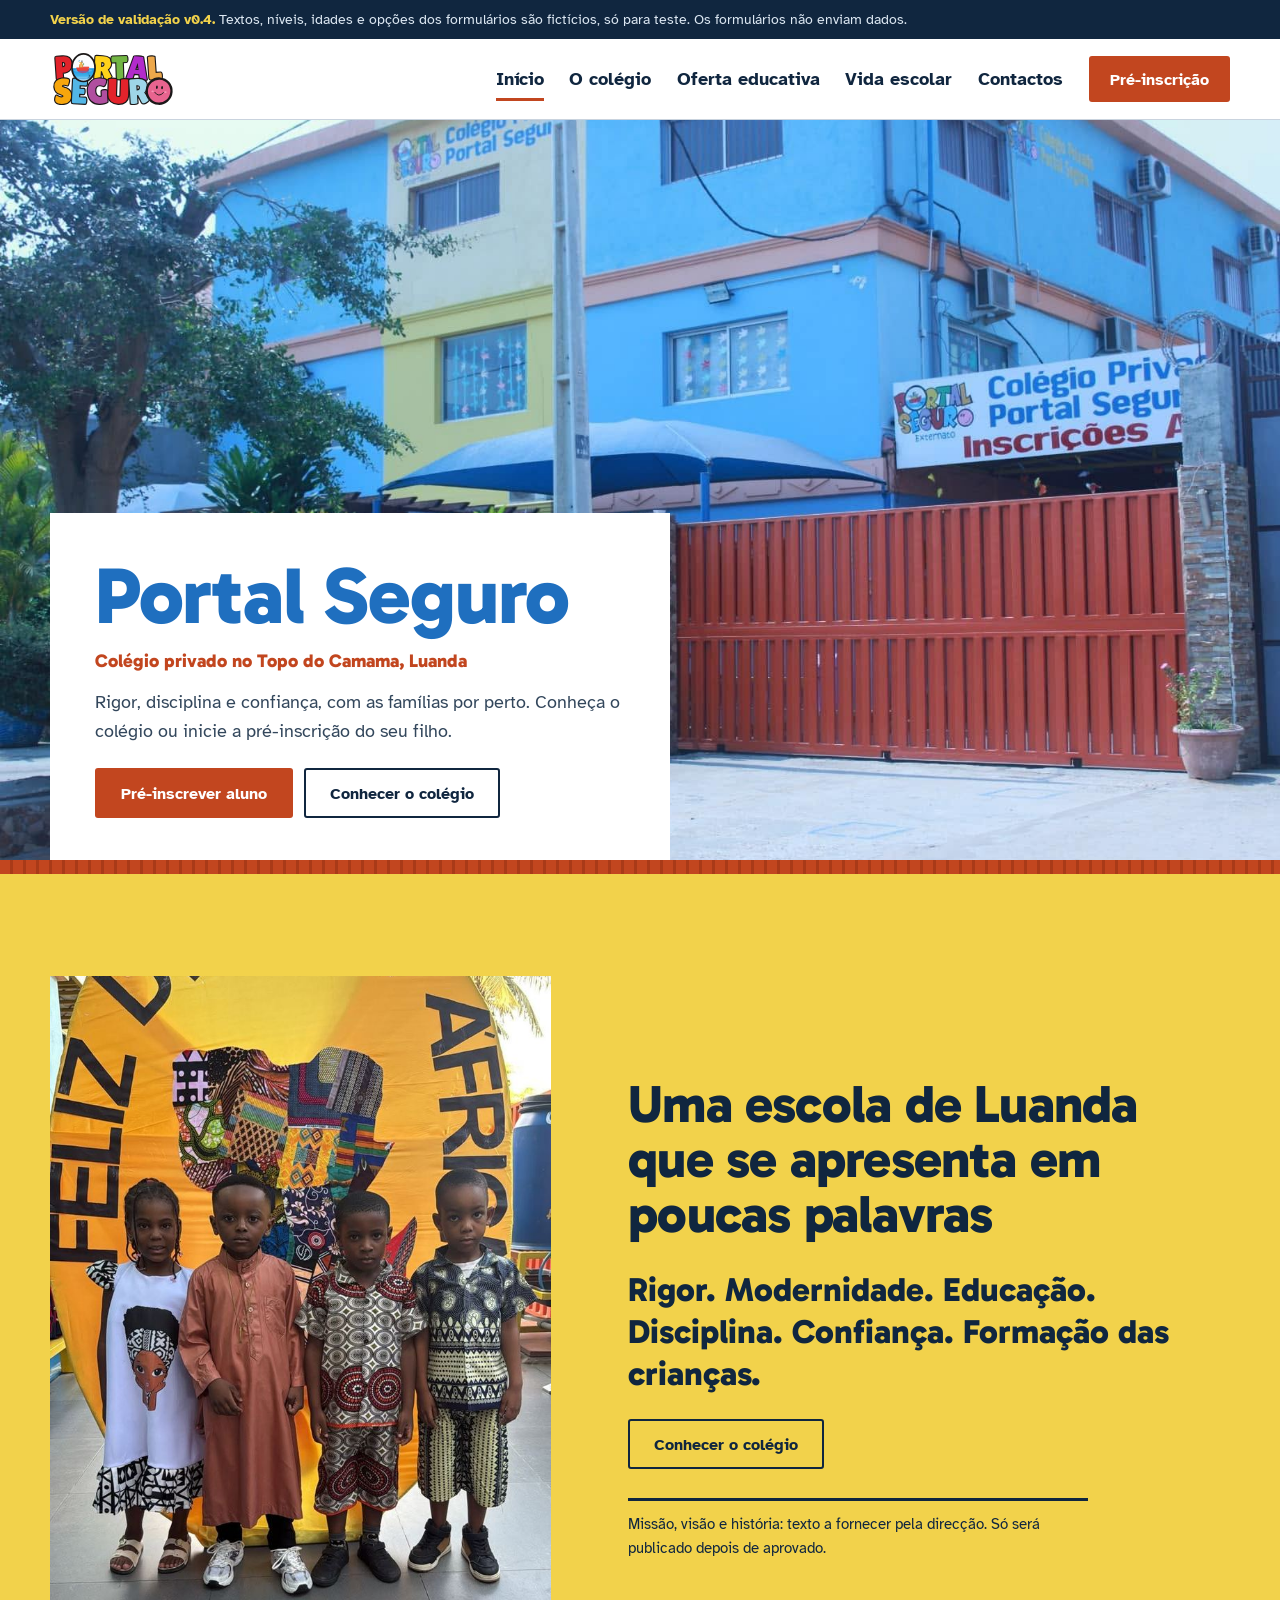
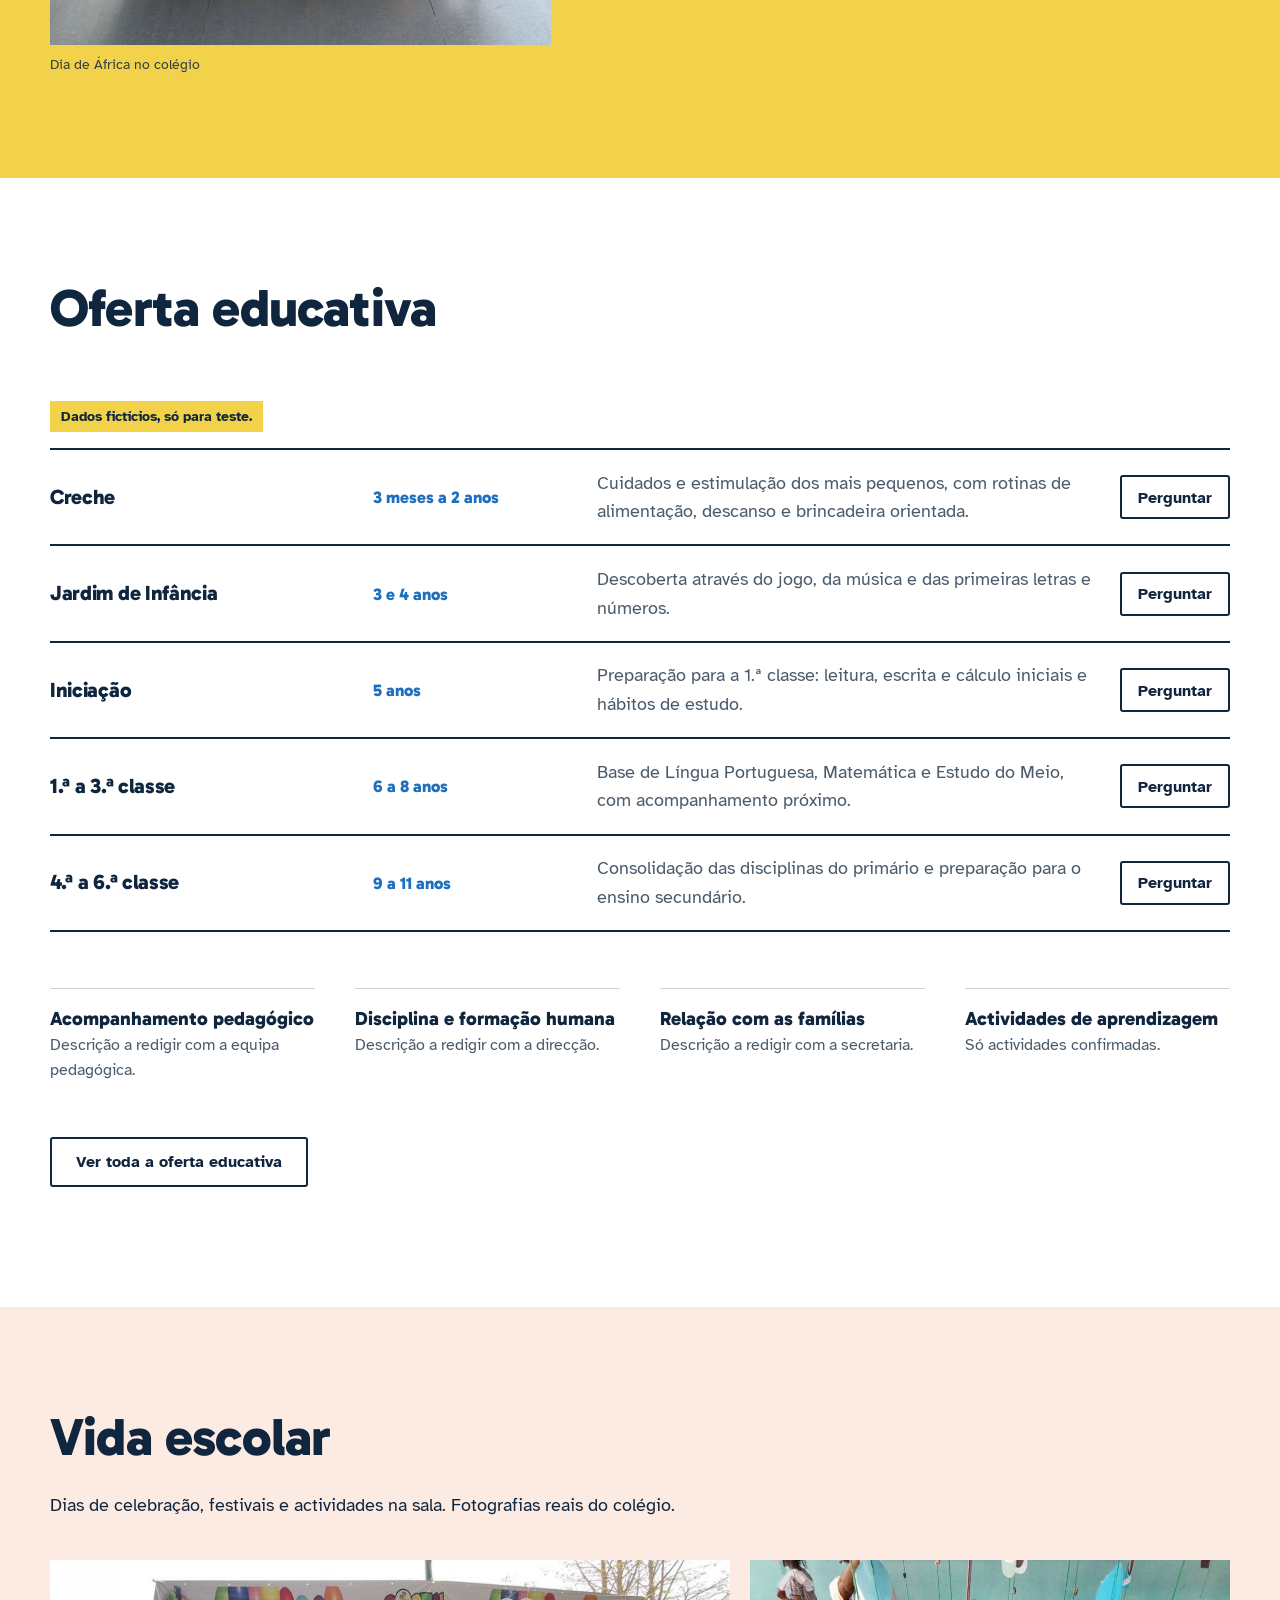
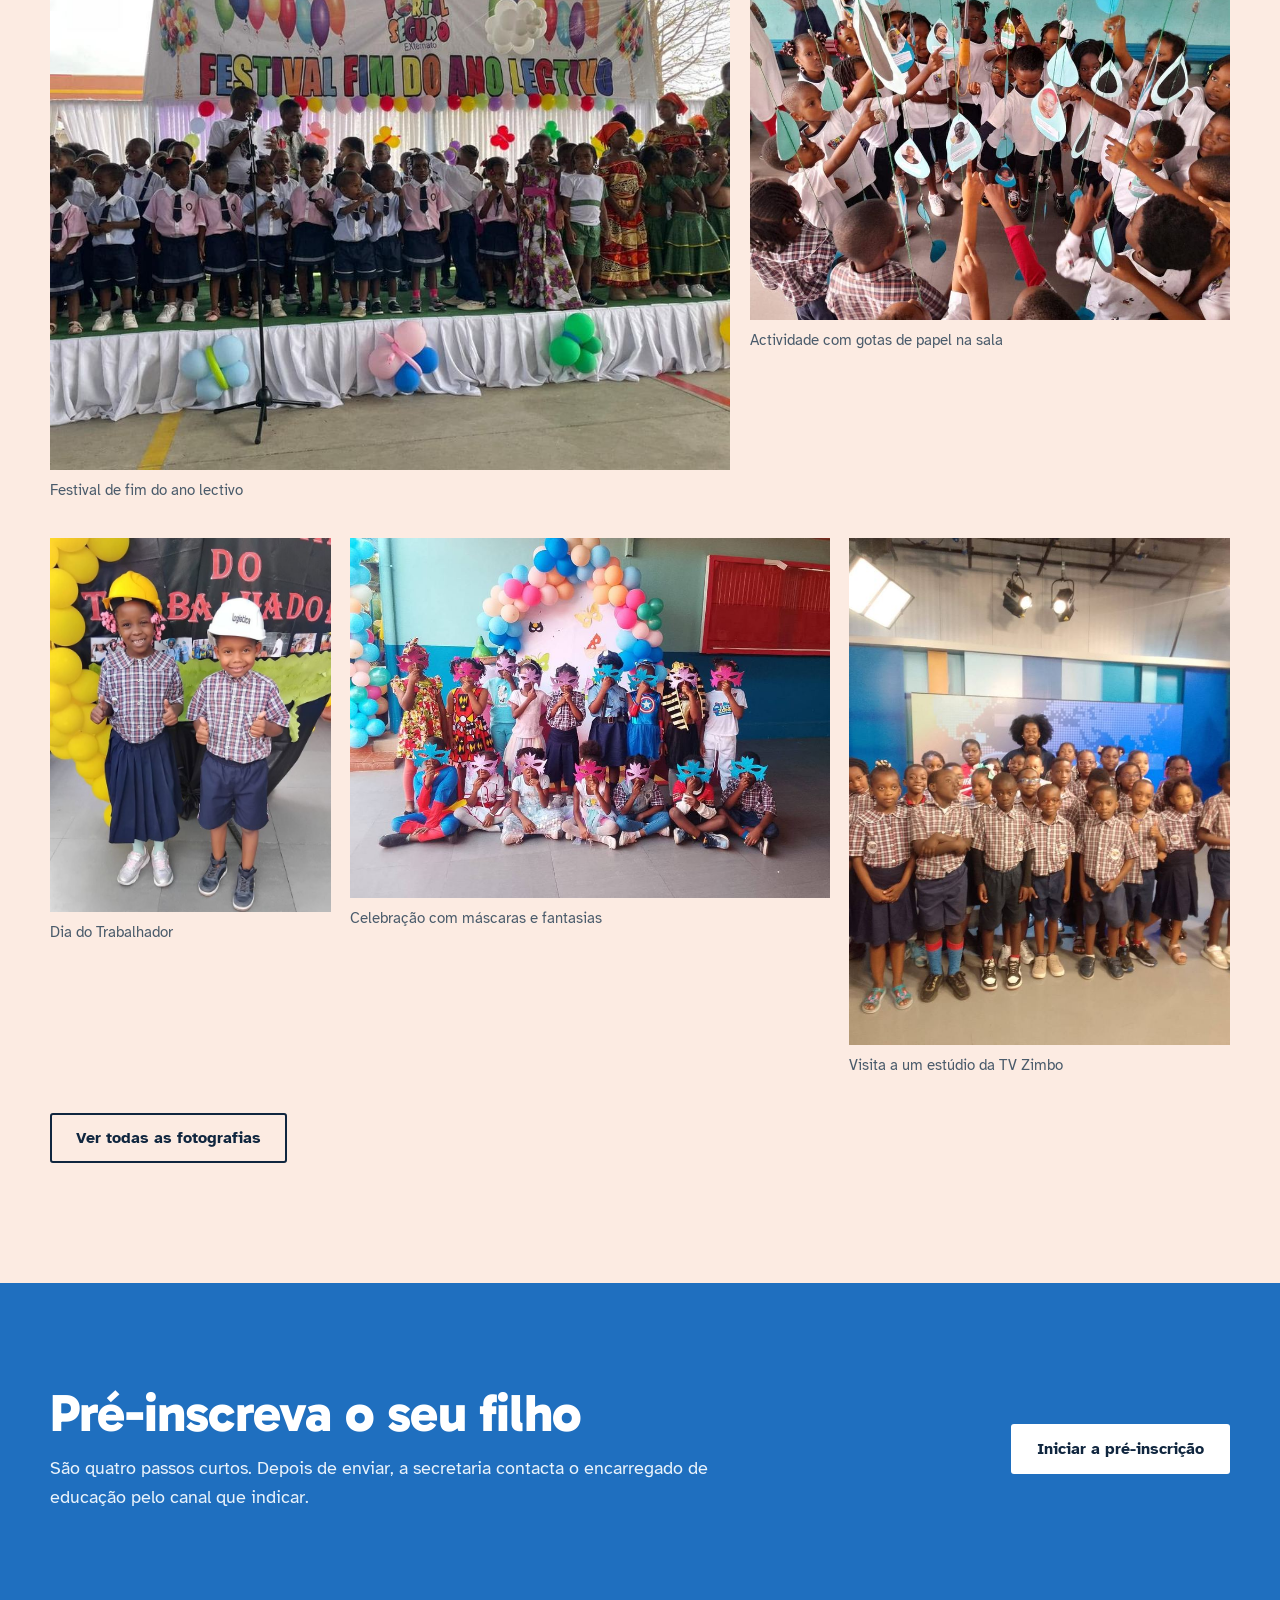
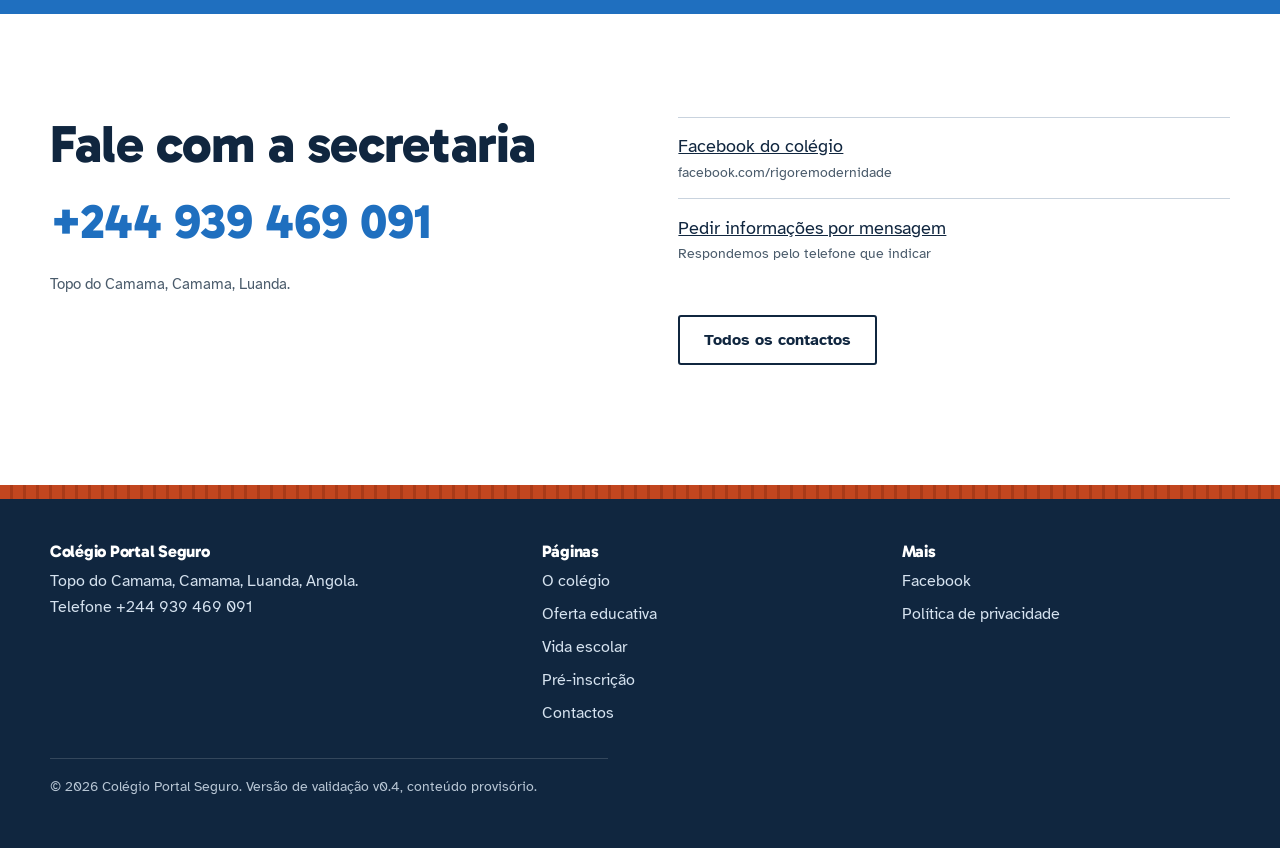
<file: index.html>
<!DOCTYPE html>
<html lang="pt-AO">
<head>
<meta charset="utf-8">
<meta name="viewport" content="width=device-width, initial-scale=1, viewport-fit=cover">
<title>Colégio Portal Seguro, Topo do Camama, Luanda</title>
<meta name="description" content="Colégio privado Portal Seguro, no Topo do Camama, Luanda. Conheça o colégio, a oferta educativa e inicie a pré-inscrição.">
<meta name="robots" content="noindex, nofollow"><!-- versão de validação: remover quando o site for publicado a sério -->
<meta name="theme-color" content="#10263F">
<meta property="og:type" content="website">
<meta property="og:locale" content="pt_AO">
<meta property="og:site_name" content="Colégio Portal Seguro">
<meta property="og:title" content="Colégio Portal Seguro, Topo do Camama, Luanda">
<meta property="og:description" content="Colégio privado Portal Seguro, no Topo do Camama, Luanda. Conheça o colégio, a oferta educativa e inicie a pré-inscrição.">
<meta property="og:url" content="https://SEU-UTILIZADOR.github.io/NOME-DO-REPOSITORIO/">
<meta property="og:image" content="https://SEU-UTILIZADOR.github.io/NOME-DO-REPOSITORIO/assets/img/og-image.jpg">
<meta name="twitter:card" content="summary_large_image">
<link rel="icon" type="image/png" href="assets/img/favicon.png">
<link rel="apple-touch-icon" href="assets/img/apple-touch-icon.png">
<link rel="preconnect" href="https://fonts.googleapis.com">
<link rel="preconnect" href="https://fonts.gstatic.com" crossorigin>
<link href="https://fonts.googleapis.com/css2?family=Atkinson+Hyperlegible:wght@400;700&family=Gabarito:wght@600;800&display=swap" rel="stylesheet">
<link rel="stylesheet" href="assets/css/styles.css">
</head>
<body>
<a class="skip" href="#conteudo">Saltar para o conteúdo</a>
<div class="pv"><div class="wrap"><b>Versão de validação v0.4.</b> Textos, níveis, idades e opções dos formulários são fictícios, só para teste. Os formulários não enviam dados.</div></div>
<header class="site">
 <div class="wrap bar">
  <a class="brand" href="index.html" aria-label="Colégio Portal Seguro, página inicial"><img src="assets/img/logo-portal-seguro-sem-legenda.svg" alt="Portal Seguro" width="126" height="58"></a>
  <button class="menu-btn" id="menuBtn" type="button" aria-expanded="false" aria-controls="nav">Menu</button>
  <nav class="main" id="nav" aria-label="Principal">
   <ul>
    <li><a href="index.html" aria-current="page">Início</a></li><li><a href="colegio.html">O colégio</a></li><li><a href="oferta-educativa.html">Oferta educativa</a></li><li><a href="vida-escolar.html">Vida escolar</a></li><li><a href="contactos.html">Contactos</a></li>
    <li><a class="btn btn-gate" href="pre-inscricao.html">Pré-inscrição</a></li>
   </ul>
  </nav>
 </div>
</header>
<main id="conteudo">
<section class="hero" id="topo">
  <img class="slide on" src="assets/img/hero-fachada.jpg" alt="Fachada azul e amarela do Colégio Portal Seguro" width="1600" height="1066" fetchpriority="high">
  <img class="slide" src="assets/img/hero-portao.jpg" alt="Portão cor de telha e placa à entrada do colégio" width="1600" height="1066">
  <div class="gate" aria-hidden="true"></div>
  <div class="placa">
    <h1>Portal Seguro</h1>
    <p class="where">Colégio privado no Topo do Camama, Luanda</p>
    <p>Rigor, disciplina e confiança, com as famílias por perto. Conheça o colégio ou inicie a pré-inscrição do seu filho.</p>
    <div class="cta">
      <a class="btn btn-gate" href="pre-inscricao.html">Pré-inscrever aluno</a>
      <a class="btn btn-ink" href="colegio.html">Conhecer o colégio</a>
    </div>
  </div>
</section>
<div class="slats" aria-hidden="true"></div>

<section class="blk b-yellow" id="colegio">
 <div class="wrap colegio">
  <figure class="photo"><img src="assets/img/dia-africa-1.jpg" alt="Quatro crianças com trajes africanos diante do painel do Dia de África" width="720" height="1280" loading="lazy" decoding="async"><figcaption>Dia de África no colégio</figcaption></figure>
  <div>
   <h2>Uma escola de Luanda que se apresenta em poucas palavras</h2>
   <p class="palavras">Rigor. Modernidade. Educação. Disciplina. Confiança. Formação das crianças.</p>
   <a class="btn btn-ink" href="colegio.html" style="--text:var(--ink);--paper:#fff">Conhecer o colégio</a>
   <p class="todo">Missão, visão e história: texto a fornecer pela direcção. Só será publicado depois de aprovado.</p>
  </div>
 </div>
</section>

<section class="blk oferta" id="oferta">
 <div class="wrap">
  <div class="head">
   <h2>Oferta educativa</h2>
  </div>
  <p class="fict">Dados fictícios, só para teste.</p>
  <div id="niveis" data-niveis></div>
  <dl class="dl">
   <div><dt>Acompanhamento pedagógico</dt><dd>Descrição a redigir com a equipa pedagógica.</dd></div>
   <div><dt>Disciplina e formação humana</dt><dd>Descrição a redigir com a direcção.</dd></div>
   <div><dt>Relação com as famílias</dt><dd>Descrição a redigir com a secretaria.</dd></div>
   <div><dt>Actividades de aprendizagem</dt><dd>Só actividades confirmadas.</dd></div>
  </dl>
  <p class="mais"><a class="btn btn-ink" href="oferta-educativa.html">Ver toda a oferta educativa</a></p>
 </div>
</section>

<section class="blk b-tint vida" id="vida">
 <div class="wrap">
  <h2>Vida escolar</h2>
  <p>Dias de celebração, festivais e actividades na sala. Fotografias reais do colégio.</p>
  <div class="grelha">
   <figure class="g1"><img src="assets/img/festival-fim-ano.jpg" alt="Crianças em palco, sob a faixa do Festival de fim do ano lectivo" width="960" height="720" loading="lazy" decoding="async"><figcaption>Festival de fim do ano lectivo</figcaption></figure>
   <figure class="g2"><img src="assets/img/actividade-gotas.jpg" alt="Crianças a apontar para gotas de papel com fotografias, penduradas em fios" width="900" height="675" loading="lazy" decoding="async"><figcaption>Actividade com gotas de papel na sala</figcaption></figure>
   <figure class="g3"><img src="assets/img/trabalhador-capacetes.jpg" alt="Duas crianças de capacete de obra diante do painel do Dia do Trabalhador" width="720" height="1280" loading="lazy" decoding="async"><figcaption>Dia do Trabalhador</figcaption></figure>
   <figure class="g4"><img src="assets/img/celebracao-mascaras.jpg" alt="Crianças fantasiadas e com máscaras, em frente a um arco de balões" width="900" height="675" loading="lazy" decoding="async"><figcaption>Celebração com máscaras e fantasias</figcaption></figure>
   <figure class="g5"><img src="assets/img/visita-estudio.jpg" alt="Turma de farda quadriculada num estúdio de televisão" width="720" height="960" loading="lazy" decoding="async"><figcaption>Visita a um estúdio da TV Zimbo</figcaption></figure>
  </div>
  <p class="mais"><a class="btn btn-ink" href="vida-escolar.html">Ver todas as fotografias</a></p>
 </div>
</section>

<section class="blk b-blue" id="pre-inscricao">
 <div class="wrap cta-band">
  <div><h2>Pré-inscreva o seu filho</h2><p>São quatro passos curtos. Depois de enviar, a secretaria contacta o encarregado de educação pelo canal que indicar.</p></div>
  <a class="btn btn-white" href="pre-inscricao.html">Iniciar a pré-inscrição</a>
 </div>
</section>

<section class="blk" id="contactos">
 <div class="wrap contactos">
  <div>
   <h2>Fale com a secretaria</h2>
   <a class="tel" href="tel:+244939469091">+244 939 469 091</a>
   <p class="mapa">Topo do Camama, Camama, Luanda.</p>
  </div>
  <div>
   <ul class="cl">
    <li><a href="https://www.facebook.com/rigoremodernidade/" target="_blank" rel="noopener">Facebook do colégio</a><small>facebook.com/rigoremodernidade</small></li>
    <li><a href="contactos.html">Pedir informações por mensagem</a><small>Respondemos pelo telefone que indicar</small></li>
   </ul>
   <p class="mais"><a class="btn btn-ink" href="contactos.html">Todos os contactos</a></p>
  </div>
 </div>
</section>
</main>
<footer class="site">
 <div class="slats" aria-hidden="true"></div>
 <div class="wrap in">
  <div><h3>Colégio Portal Seguro</h3><p>Topo do Camama, Camama, Luanda, Angola.<br>Telefone <a href="tel:+244939469091">+244 939 469 091</a></p></div>
  <div><h3>Páginas</h3><ul><li><a href="colegio.html">O colégio</a></li><li><a href="oferta-educativa.html">Oferta educativa</a></li><li><a href="vida-escolar.html">Vida escolar</a></li><li><a href="pre-inscricao.html">Pré-inscrição</a></li><li><a href="contactos.html">Contactos</a></li></ul></div>
  <div><h3>Mais</h3><ul><li><a href="https://www.facebook.com/rigoremodernidade/" target="_blank" rel="noopener">Facebook</a></li><li><a href="privacidade.html">Política de privacidade</a></li></ul></div>
 </div>
 <div class="wrap"><p class="copy">© 2026 Colégio Portal Seguro. Versão de validação v0.4, conteúdo provisório.</p></div>
</footer>
<script src="assets/js/data.js"></script>
<script src="assets/js/main.js"></script>
</body>
</html>
</file>
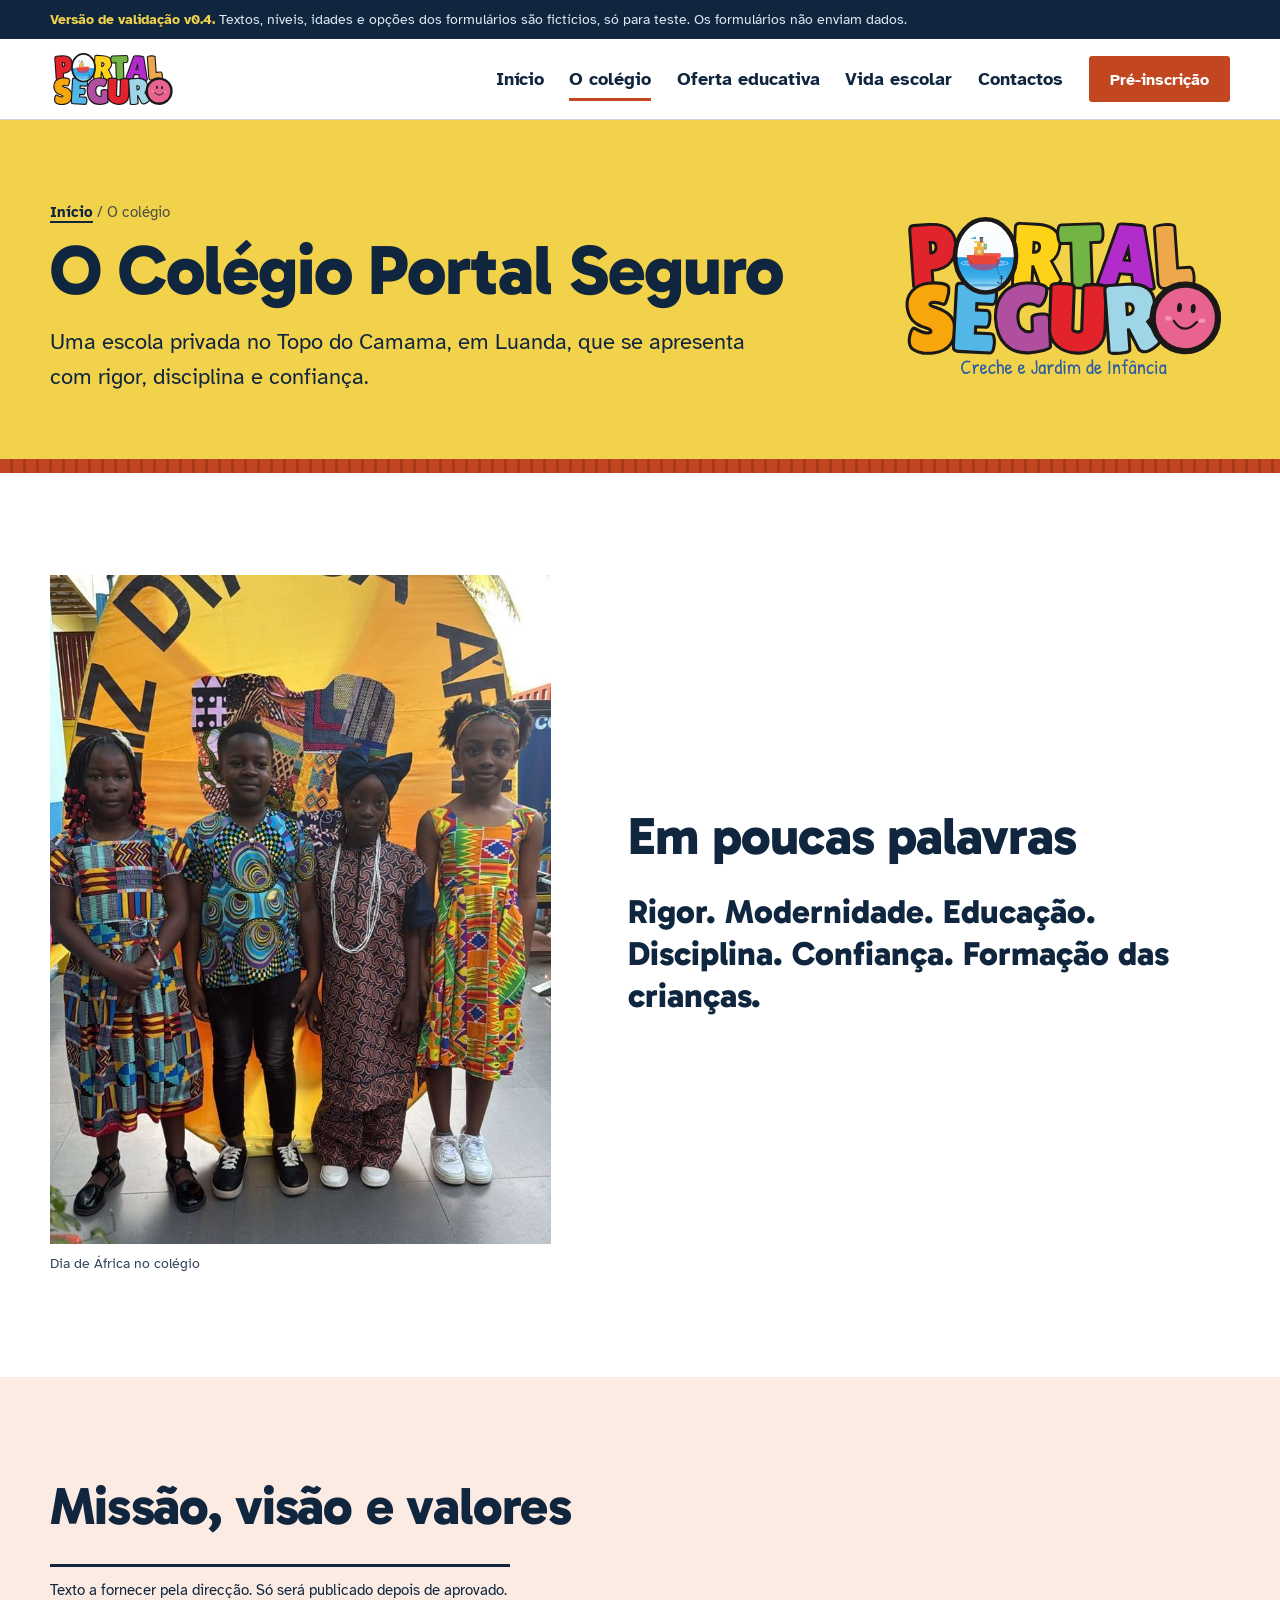
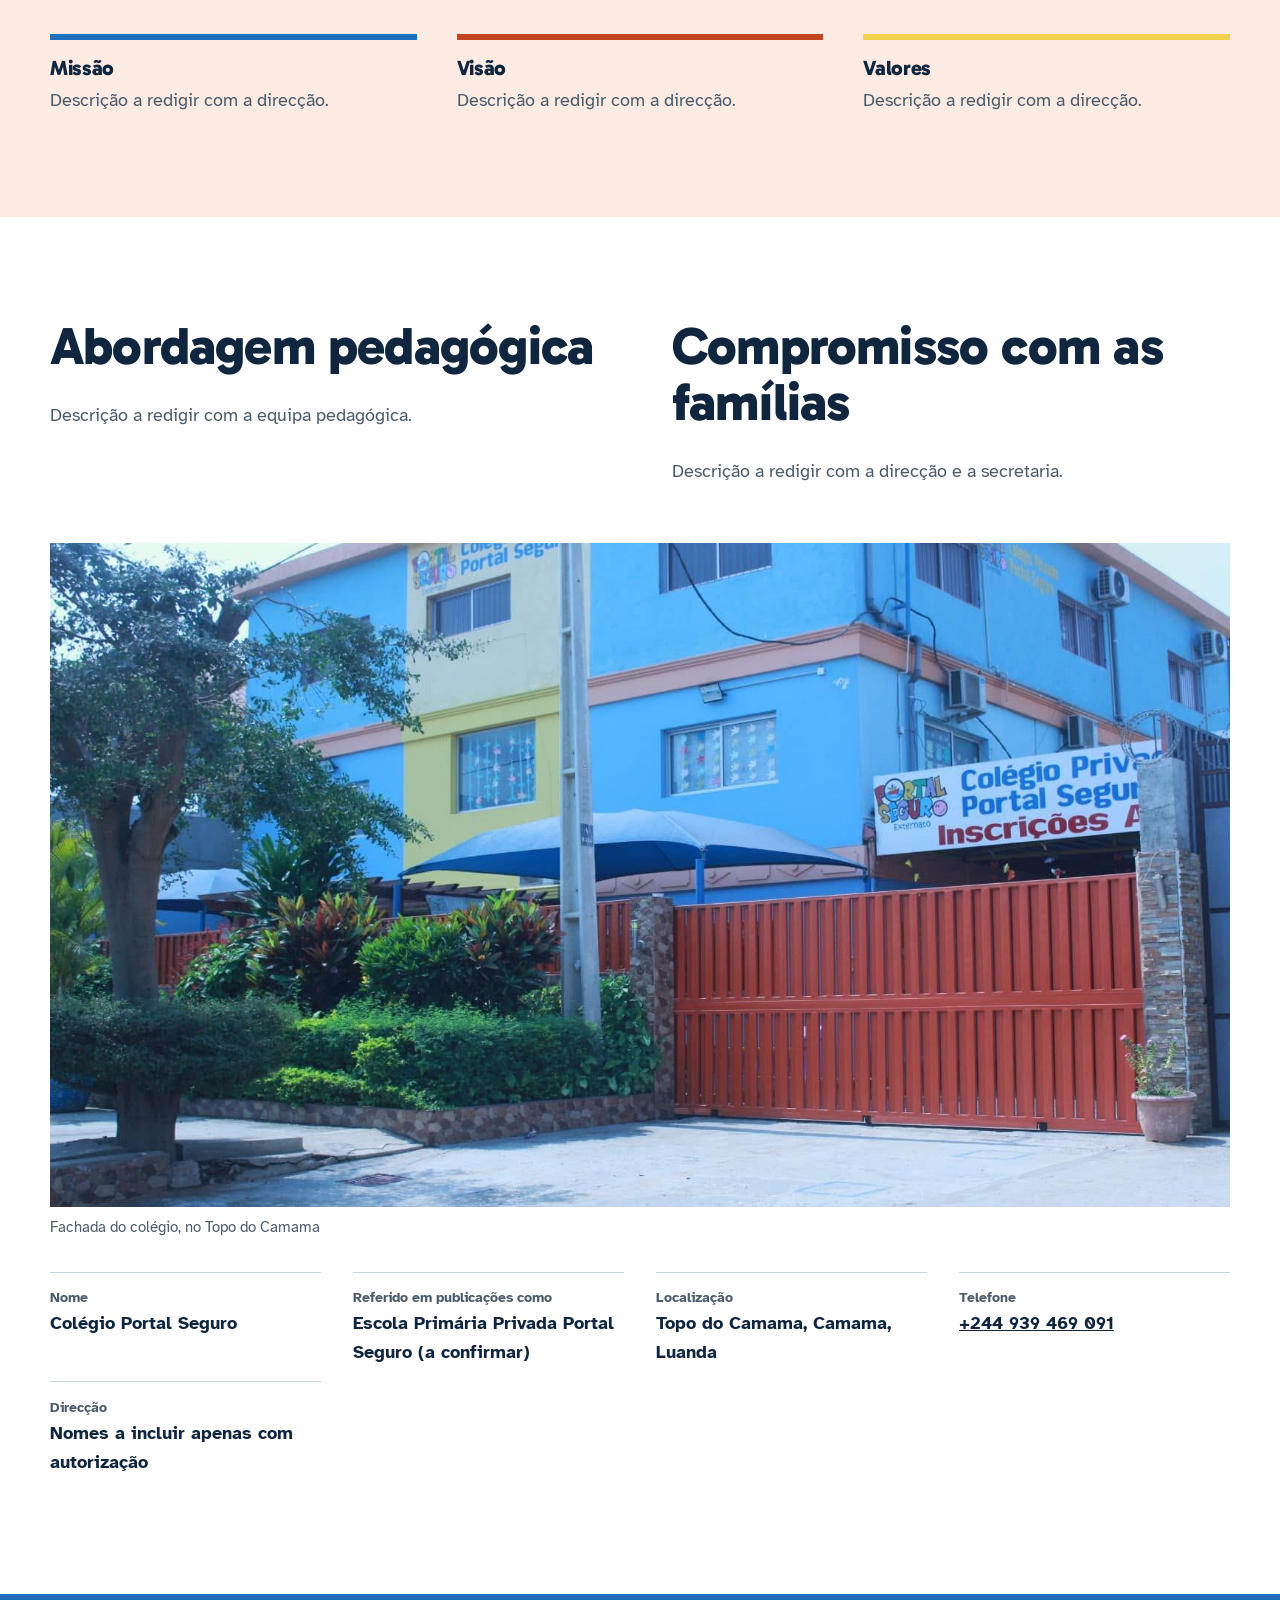
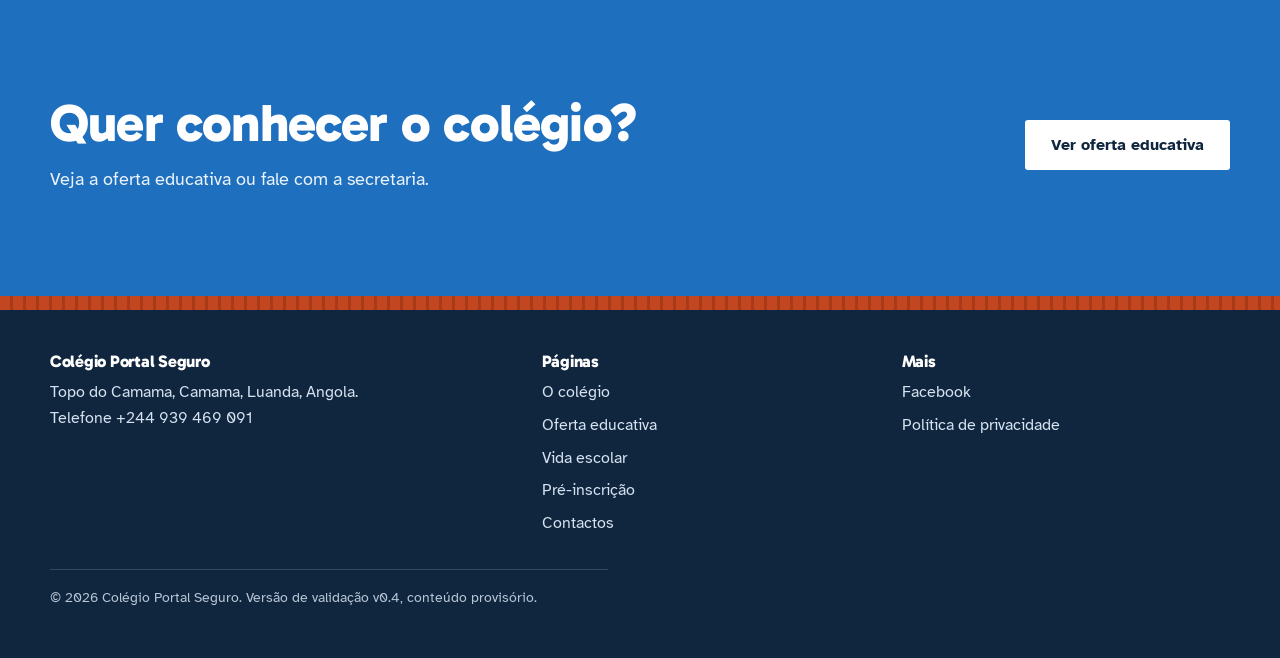
<file: colegio.html>
<!DOCTYPE html>
<html lang="pt-AO">
<head>
<meta charset="utf-8">
<meta name="viewport" content="width=device-width, initial-scale=1, viewport-fit=cover">
<title>O colégio | Colégio Portal Seguro</title>
<meta name="description" content="Conheça o Colégio Portal Seguro, no Topo do Camama, Luanda: identidade, valores e compromisso com as famílias.">
<meta name="robots" content="noindex, nofollow"><!-- versão de validação: remover quando o site for publicado a sério -->
<meta name="theme-color" content="#10263F">
<meta property="og:type" content="website">
<meta property="og:locale" content="pt_AO">
<meta property="og:site_name" content="Colégio Portal Seguro">
<meta property="og:title" content="O colégio | Colégio Portal Seguro">
<meta property="og:description" content="Conheça o Colégio Portal Seguro, no Topo do Camama, Luanda: identidade, valores e compromisso com as famílias.">
<meta property="og:url" content="https://SEU-UTILIZADOR.github.io/NOME-DO-REPOSITORIO/colegio.html">
<meta property="og:image" content="https://SEU-UTILIZADOR.github.io/NOME-DO-REPOSITORIO/assets/img/og-image.jpg">
<meta name="twitter:card" content="summary_large_image">
<link rel="icon" type="image/png" href="assets/img/favicon.png">
<link rel="apple-touch-icon" href="assets/img/apple-touch-icon.png">
<link rel="preconnect" href="https://fonts.googleapis.com">
<link rel="preconnect" href="https://fonts.gstatic.com" crossorigin>
<link href="https://fonts.googleapis.com/css2?family=Atkinson+Hyperlegible:wght@400;700&family=Gabarito:wght@600;800&display=swap" rel="stylesheet">
<link rel="stylesheet" href="assets/css/styles.css">
</head>
<body>
<a class="skip" href="#conteudo">Saltar para o conteúdo</a>
<div class="pv"><div class="wrap"><b>Versão de validação v0.4.</b> Textos, níveis, idades e opções dos formulários são fictícios, só para teste. Os formulários não enviam dados.</div></div>
<header class="site">
 <div class="wrap bar">
  <a class="brand" href="index.html" aria-label="Colégio Portal Seguro, página inicial"><img src="assets/img/logo-portal-seguro-sem-legenda.svg" alt="Portal Seguro" width="126" height="58"></a>
  <button class="menu-btn" id="menuBtn" type="button" aria-expanded="false" aria-controls="nav">Menu</button>
  <nav class="main" id="nav" aria-label="Principal">
   <ul>
    <li><a href="index.html">Início</a></li><li><a href="colegio.html" aria-current="page">O colégio</a></li><li><a href="oferta-educativa.html">Oferta educativa</a></li><li><a href="vida-escolar.html">Vida escolar</a></li><li><a href="contactos.html">Contactos</a></li>
    <li><a class="btn btn-gate" href="pre-inscricao.html">Pré-inscrição</a></li>
   </ul>
  </nav>
 </div>
</header>
<main id="conteudo">
<section class="ph b-yellow">
 <div class="wrap">
  <div><p class="crumbs"><a href="index.html">Início</a> <span>/ O colégio</span></p><h1>O Colégio Portal Seguro</h1><p class="lead">Uma escola privada no Topo do Camama, em Luanda, que se apresenta com rigor, disciplina e confiança.</p></div>
  <img class="logo-full" src="assets/img/logo-portal-seguro.svg" alt="Logótipo do Colégio Portal Seguro, Creche e Jardim de Infância" width="340" height="181">
 </div>
</section>
<div class="slats" aria-hidden="true"></div>

<section class="blk">
 <div class="wrap colegio" style="--text:inherit">
  <figure class="photo"><img src="assets/img/dia-africa-2.jpg" alt="Quatro crianças com trajes africanos coloridos no Dia de África" width="720" height="1280" loading="lazy" decoding="async"><figcaption>Dia de África no colégio</figcaption></figure>
  <div>
   <h2>Em poucas palavras</h2>
   <p class="palavras">Rigor. Modernidade. Educação. Disciplina. Confiança. Formação das crianças.</p>
  </div>
 </div>
</section>

<section class="blk b-tint">
 <div class="wrap">
  <h2>Missão, visão e valores</h2>
  <p class="todo" style="border-color:var(--text)">Texto a fornecer pela direcção. Só será publicado depois de aprovado.</p>
  <div class="mvv">
   <div><h3>Missão</h3><p>Descrição a redigir com a direcção.</p></div>
   <div><h3>Visão</h3><p>Descrição a redigir com a direcção.</p></div>
   <div><h3>Valores</h3><p>Descrição a redigir com a direcção.</p></div>
  </div>
 </div>
</section>

<section class="blk">
 <div class="wrap">
  <div class="duas">
   <div><h2>Abordagem pedagógica</h2><p>Descrição a redigir com a equipa pedagógica.</p></div>
   <div><h2>Compromisso com as famílias</h2><p>Descrição a redigir com a direcção e a secretaria.</p></div>
  </div>
  <figure class="fachada"><img src="assets/img/hero-fachada.jpg" alt="Fachada do Colégio Portal Seguro, com o portão cor de telha" width="1600" height="1066" loading="lazy" decoding="async"><figcaption>Fachada do colégio, no Topo do Camama</figcaption></figure>
  <dl class="ident">
   <div><dt>Nome</dt><dd>Colégio Portal Seguro</dd></div>
   <div><dt>Referido em publicações como</dt><dd>Escola Primária Privada Portal Seguro (a confirmar)</dd></div>
   <div><dt>Localização</dt><dd>Topo do Camama, Camama, Luanda</dd></div>
   <div><dt>Telefone</dt><dd><a href="tel:+244939469091">+244 939 469 091</a></dd></div>
   <div><dt>Direcção</dt><dd>Nomes a incluir apenas com autorização</dd></div>
  </dl>
 </div>
</section>

<section class="blk b-blue">
 <div class="wrap cta-band">
  <div><h2>Quer conhecer o colégio?</h2><p>Veja a oferta educativa ou fale com a secretaria.</p></div>
  <a class="btn btn-white" href="oferta-educativa.html">Ver oferta educativa</a>
 </div>
</section>
</main>
<footer class="site">
 <div class="slats" aria-hidden="true"></div>
 <div class="wrap in">
  <div><h3>Colégio Portal Seguro</h3><p>Topo do Camama, Camama, Luanda, Angola.<br>Telefone <a href="tel:+244939469091">+244 939 469 091</a></p></div>
  <div><h3>Páginas</h3><ul><li><a href="colegio.html">O colégio</a></li><li><a href="oferta-educativa.html">Oferta educativa</a></li><li><a href="vida-escolar.html">Vida escolar</a></li><li><a href="pre-inscricao.html">Pré-inscrição</a></li><li><a href="contactos.html">Contactos</a></li></ul></div>
  <div><h3>Mais</h3><ul><li><a href="https://www.facebook.com/rigoremodernidade/" target="_blank" rel="noopener">Facebook</a></li><li><a href="privacidade.html">Política de privacidade</a></li></ul></div>
 </div>
 <div class="wrap"><p class="copy">© 2026 Colégio Portal Seguro. Versão de validação v0.4, conteúdo provisório.</p></div>
</footer>
<script src="assets/js/data.js"></script>
<script src="assets/js/main.js"></script>
</body>
</html>
</file>
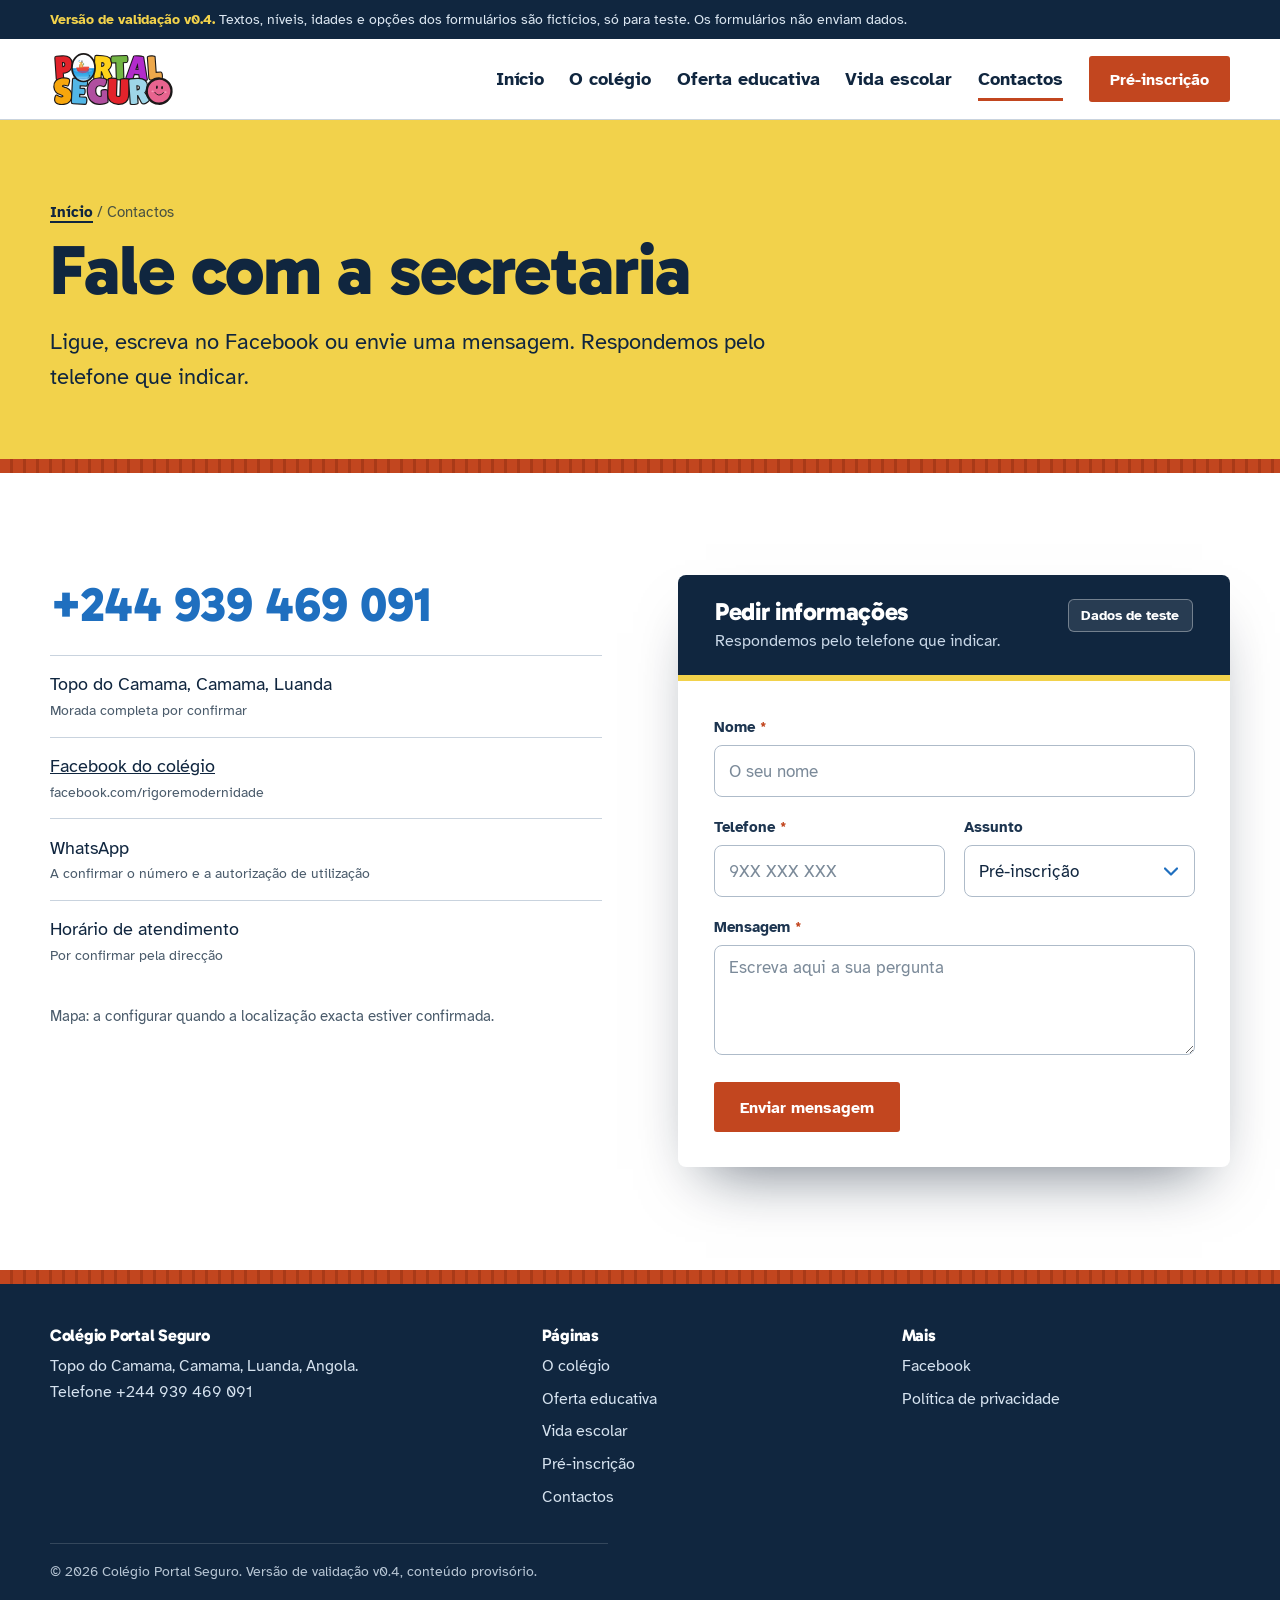
<file: contactos.html>
<!DOCTYPE html>
<html lang="pt-AO">
<head>
<meta charset="utf-8">
<meta name="viewport" content="width=device-width, initial-scale=1, viewport-fit=cover">
<title>Contactos | Colégio Portal Seguro</title>
<meta name="description" content="Contactos do Colégio Portal Seguro, Topo do Camama, Luanda: telefone, Facebook e pedido de informações.">
<meta name="robots" content="noindex, nofollow"><!-- versão de validação: remover quando o site for publicado a sério -->
<meta name="theme-color" content="#10263F">
<meta property="og:type" content="website">
<meta property="og:locale" content="pt_AO">
<meta property="og:site_name" content="Colégio Portal Seguro">
<meta property="og:title" content="Contactos | Colégio Portal Seguro">
<meta property="og:description" content="Contactos do Colégio Portal Seguro, Topo do Camama, Luanda: telefone, Facebook e pedido de informações.">
<meta property="og:url" content="https://SEU-UTILIZADOR.github.io/NOME-DO-REPOSITORIO/contactos.html">
<meta property="og:image" content="https://SEU-UTILIZADOR.github.io/NOME-DO-REPOSITORIO/assets/img/og-image.jpg">
<meta name="twitter:card" content="summary_large_image">
<link rel="icon" type="image/png" href="assets/img/favicon.png">
<link rel="apple-touch-icon" href="assets/img/apple-touch-icon.png">
<link rel="preconnect" href="https://fonts.googleapis.com">
<link rel="preconnect" href="https://fonts.gstatic.com" crossorigin>
<link href="https://fonts.googleapis.com/css2?family=Atkinson+Hyperlegible:wght@400;700&family=Gabarito:wght@600;800&display=swap" rel="stylesheet">
<link rel="stylesheet" href="assets/css/styles.css">
</head>
<body>
<a class="skip" href="#conteudo">Saltar para o conteúdo</a>
<div class="pv"><div class="wrap"><b>Versão de validação v0.4.</b> Textos, níveis, idades e opções dos formulários são fictícios, só para teste. Os formulários não enviam dados.</div></div>
<header class="site">
 <div class="wrap bar">
  <a class="brand" href="index.html" aria-label="Colégio Portal Seguro, página inicial"><img src="assets/img/logo-portal-seguro-sem-legenda.svg" alt="Portal Seguro" width="126" height="58"></a>
  <button class="menu-btn" id="menuBtn" type="button" aria-expanded="false" aria-controls="nav">Menu</button>
  <nav class="main" id="nav" aria-label="Principal">
   <ul>
    <li><a href="index.html">Início</a></li><li><a href="colegio.html">O colégio</a></li><li><a href="oferta-educativa.html">Oferta educativa</a></li><li><a href="vida-escolar.html">Vida escolar</a></li><li><a href="contactos.html" aria-current="page">Contactos</a></li>
    <li><a class="btn btn-gate" href="pre-inscricao.html">Pré-inscrição</a></li>
   </ul>
  </nav>
 </div>
</header>
<main id="conteudo">
<section class="ph b-yellow">
 <div class="wrap">
  <div><p class="crumbs"><a href="index.html">Início</a> <span>/ Contactos</span></p><h1>Fale com a secretaria</h1><p class="lead">Ligue, escreva no Facebook ou envie uma mensagem. Respondemos pelo telefone que indicar.</p></div>
 </div>
</section>
<div class="slats" aria-hidden="true"></div>

<section class="blk">
 <div class="wrap contactos">
  <div>
   <a class="tel" href="tel:+244939469091">+244 939 469 091</a>
   <ul class="cl">
    <li>Topo do Camama, Camama, Luanda<small>Morada completa por confirmar</small></li>
    <li><a href="https://www.facebook.com/rigoremodernidade/" target="_blank" rel="noopener">Facebook do colégio</a><small>facebook.com/rigoremodernidade</small></li>
    <li>WhatsApp<small>A confirmar o número e a autorização de utilização</small></li>
    <li>Horário de atendimento<small>Por confirmar pela direcção</small></li>
   </ul>
   <p class="mapa">Mapa: a configurar quando a localização exacta estiver confirmada.</p>
  </div>
  <form class="sheet" id="info" novalidate aria-labelledby="ititle">
   <div class="sh"><div class="top"><div><h2 id="ititle" style="font-size:1.55rem;margin:0;color:#fff">Pedir informações</h2><p>Respondemos pelo telefone que indicar.</p></div>
   <button type="button" class="teste" id="fill2">Dados de teste</button></div></div>
   <div class="sb">
   <div class="f"><label for="cn">Nome <span class="req">*</span></label><input id="cn" required placeholder="O seu nome" autocomplete="name"><div class="err">Escreva o seu nome.</div></div>
   <div class="row">
    <div class="f"><label for="ct">Telefone <span class="req">*</span></label><input id="ct" type="tel" inputmode="tel" placeholder="9XX XXX XXX" required autocomplete="tel"><div class="err">Número inválido. Use 9 dígitos a começar por 9.</div></div>
    <div class="f"><label for="cs">Assunto</label><select id="cs"></select></div>
   </div>
   <div class="f"><label for="cm">Mensagem <span class="req">*</span></label><textarea id="cm" required placeholder="Escreva aqui a sua pergunta"></textarea><div class="err">Escreva a sua mensagem.</div></div>
   <button type="button" class="btn btn-gate" id="send">Enviar mensagem</button>
   </div>
  </form>
 </div>
</section>
</main>
<footer class="site">
 <div class="slats" aria-hidden="true"></div>
 <div class="wrap in">
  <div><h3>Colégio Portal Seguro</h3><p>Topo do Camama, Camama, Luanda, Angola.<br>Telefone <a href="tel:+244939469091">+244 939 469 091</a></p></div>
  <div><h3>Páginas</h3><ul><li><a href="colegio.html">O colégio</a></li><li><a href="oferta-educativa.html">Oferta educativa</a></li><li><a href="vida-escolar.html">Vida escolar</a></li><li><a href="pre-inscricao.html">Pré-inscrição</a></li><li><a href="contactos.html">Contactos</a></li></ul></div>
  <div><h3>Mais</h3><ul><li><a href="https://www.facebook.com/rigoremodernidade/" target="_blank" rel="noopener">Facebook</a></li><li><a href="privacidade.html">Política de privacidade</a></li></ul></div>
 </div>
 <div class="wrap"><p class="copy">© 2026 Colégio Portal Seguro. Versão de validação v0.4, conteúdo provisório.</p></div>
</footer>
<script src="assets/js/data.js"></script>
<script src="assets/js/main.js"></script>
</body>
</html>
</file>
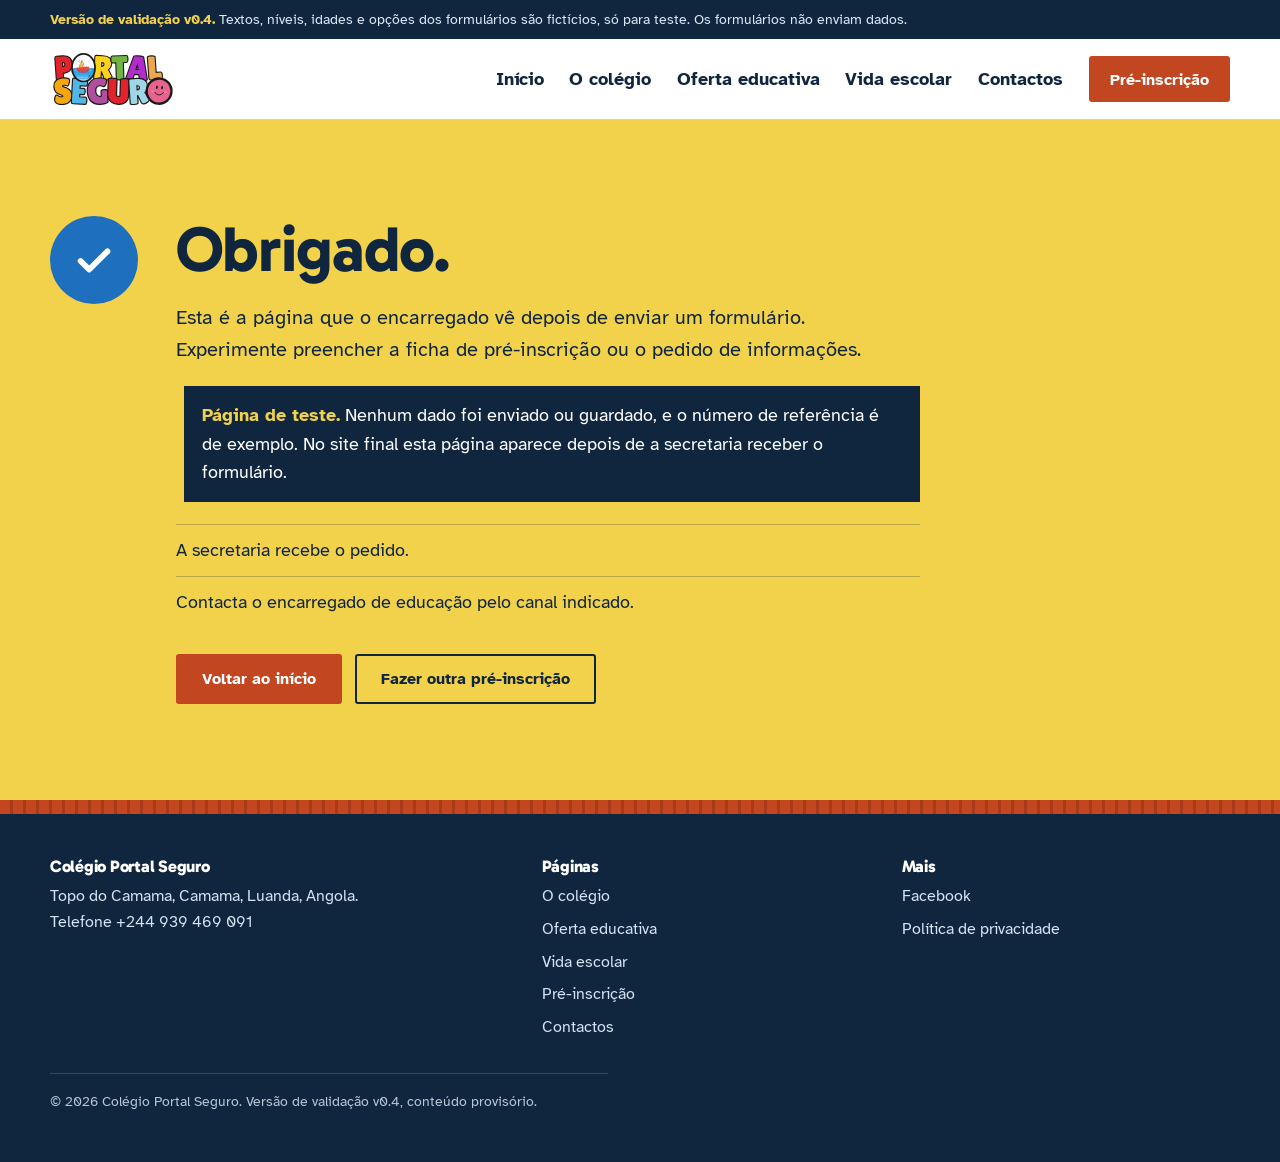
<file: obrigado.html>
<!DOCTYPE html>
<html lang="pt-AO">
<head>
<meta charset="utf-8">
<meta name="viewport" content="width=device-width, initial-scale=1, viewport-fit=cover">
<title>Obrigado | Colégio Portal Seguro</title>
<meta name="description" content="Obrigado pelo seu contacto com o Colégio Portal Seguro.">
<meta name="robots" content="noindex, nofollow"><!-- versão de validação: remover quando o site for publicado a sério -->
<meta name="theme-color" content="#10263F">
<meta property="og:type" content="website">
<meta property="og:locale" content="pt_AO">
<meta property="og:site_name" content="Colégio Portal Seguro">
<meta property="og:title" content="Obrigado | Colégio Portal Seguro">
<meta property="og:description" content="Obrigado pelo seu contacto com o Colégio Portal Seguro.">
<meta property="og:url" content="https://SEU-UTILIZADOR.github.io/NOME-DO-REPOSITORIO/obrigado.html">
<meta property="og:image" content="https://SEU-UTILIZADOR.github.io/NOME-DO-REPOSITORIO/assets/img/og-image.jpg">
<meta name="twitter:card" content="summary_large_image">
<link rel="icon" type="image/png" href="assets/img/favicon.png">
<link rel="apple-touch-icon" href="assets/img/apple-touch-icon.png">
<link rel="preconnect" href="https://fonts.googleapis.com">
<link rel="preconnect" href="https://fonts.gstatic.com" crossorigin>
<link href="https://fonts.googleapis.com/css2?family=Atkinson+Hyperlegible:wght@400;700&family=Gabarito:wght@600;800&display=swap" rel="stylesheet">
<link rel="stylesheet" href="assets/css/styles.css">
</head>
<body>
<a class="skip" href="#conteudo">Saltar para o conteúdo</a>
<div class="pv"><div class="wrap"><b>Versão de validação v0.4.</b> Textos, níveis, idades e opções dos formulários são fictícios, só para teste. Os formulários não enviam dados.</div></div>
<header class="site">
 <div class="wrap bar">
  <a class="brand" href="index.html" aria-label="Colégio Portal Seguro, página inicial"><img src="assets/img/logo-portal-seguro-sem-legenda.svg" alt="Portal Seguro" width="126" height="58"></a>
  <button class="menu-btn" id="menuBtn" type="button" aria-expanded="false" aria-controls="nav">Menu</button>
  <nav class="main" id="nav" aria-label="Principal">
   <ul>
    <li><a href="index.html">Início</a></li><li><a href="colegio.html">O colégio</a></li><li><a href="oferta-educativa.html">Oferta educativa</a></li><li><a href="vida-escolar.html">Vida escolar</a></li><li><a href="contactos.html">Contactos</a></li>
    <li><a class="btn btn-gate" href="pre-inscricao.html">Pré-inscrição</a></li>
   </ul>
  </nav>
 </div>
</header>
<main id="conteudo">
<section class="blk b-yellow" style="padding-block:clamp(3rem,8vw,6rem)">
 <div class="wrap ty" id="ty">
  <div class="ok" aria-hidden="true"><svg width="46" height="46" viewBox="0 0 24 24" fill="none" stroke="#fff" stroke-width="3" stroke-linecap="round" stroke-linejoin="round"><path d="M5 12.5l4.5 4.5L19 7.5"/></svg></div>
  <div>
   <h1 id="ty-titulo">Obrigado.</h1>
   <p class="lead" id="ty-texto" style="font-size:1.25rem;max-width:56ch"></p>
   <div class="ref" id="ty-ref" hidden><small>Número de referência (exemplo)</small><b id="ty-ref-n"></b></div>
   <p class="teste-aviso"><b>Página de teste.</b> Nenhum dado foi enviado ou guardado, e o número de referência é de exemplo. No site final esta página aparece depois de a secretaria receber o formulário.</p>
   <dl class="resumo" id="ty-resumo" hidden></dl>
   <ul class="next"><li>A secretaria recebe o pedido.</li><li>Contacta o encarregado de educação pelo canal indicado.</li></ul>
   <div class="acoes-ty">
    <a class="btn btn-gate" href="index.html">Voltar ao início</a>
    <a class="btn btn-ink" id="ty-voltar" href="pre-inscricao.html" style="--text:var(--ink);--paper:#fff">Fazer outra pré-inscrição</a>
   </div>
  </div>
 </div>
</section>
</main>
<footer class="site">
 <div class="slats" aria-hidden="true"></div>
 <div class="wrap in">
  <div><h3>Colégio Portal Seguro</h3><p>Topo do Camama, Camama, Luanda, Angola.<br>Telefone <a href="tel:+244939469091">+244 939 469 091</a></p></div>
  <div><h3>Páginas</h3><ul><li><a href="colegio.html">O colégio</a></li><li><a href="oferta-educativa.html">Oferta educativa</a></li><li><a href="vida-escolar.html">Vida escolar</a></li><li><a href="pre-inscricao.html">Pré-inscrição</a></li><li><a href="contactos.html">Contactos</a></li></ul></div>
  <div><h3>Mais</h3><ul><li><a href="https://www.facebook.com/rigoremodernidade/" target="_blank" rel="noopener">Facebook</a></li><li><a href="privacidade.html">Política de privacidade</a></li></ul></div>
 </div>
 <div class="wrap"><p class="copy">© 2026 Colégio Portal Seguro. Versão de validação v0.4, conteúdo provisório.</p></div>
</footer>
<script src="assets/js/data.js"></script>
<script src="assets/js/main.js"></script>
</body>
</html>
</file>
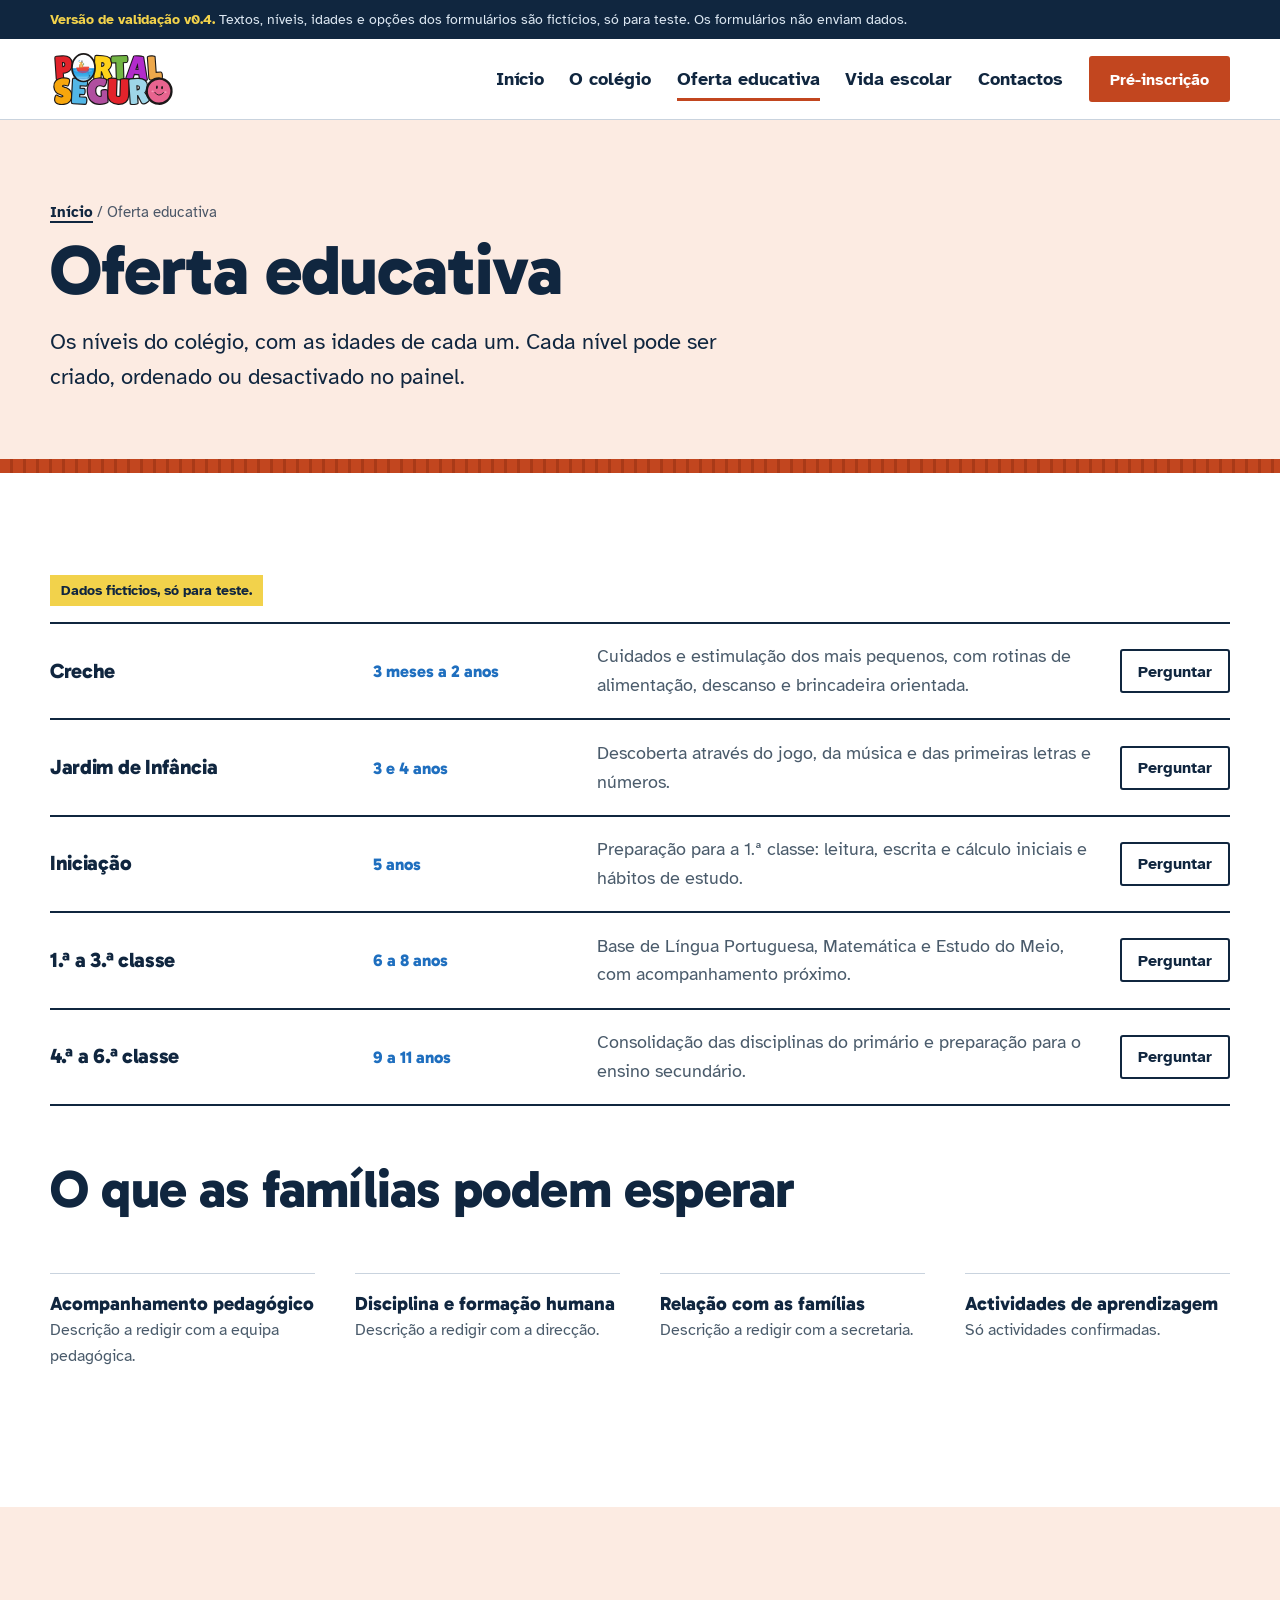
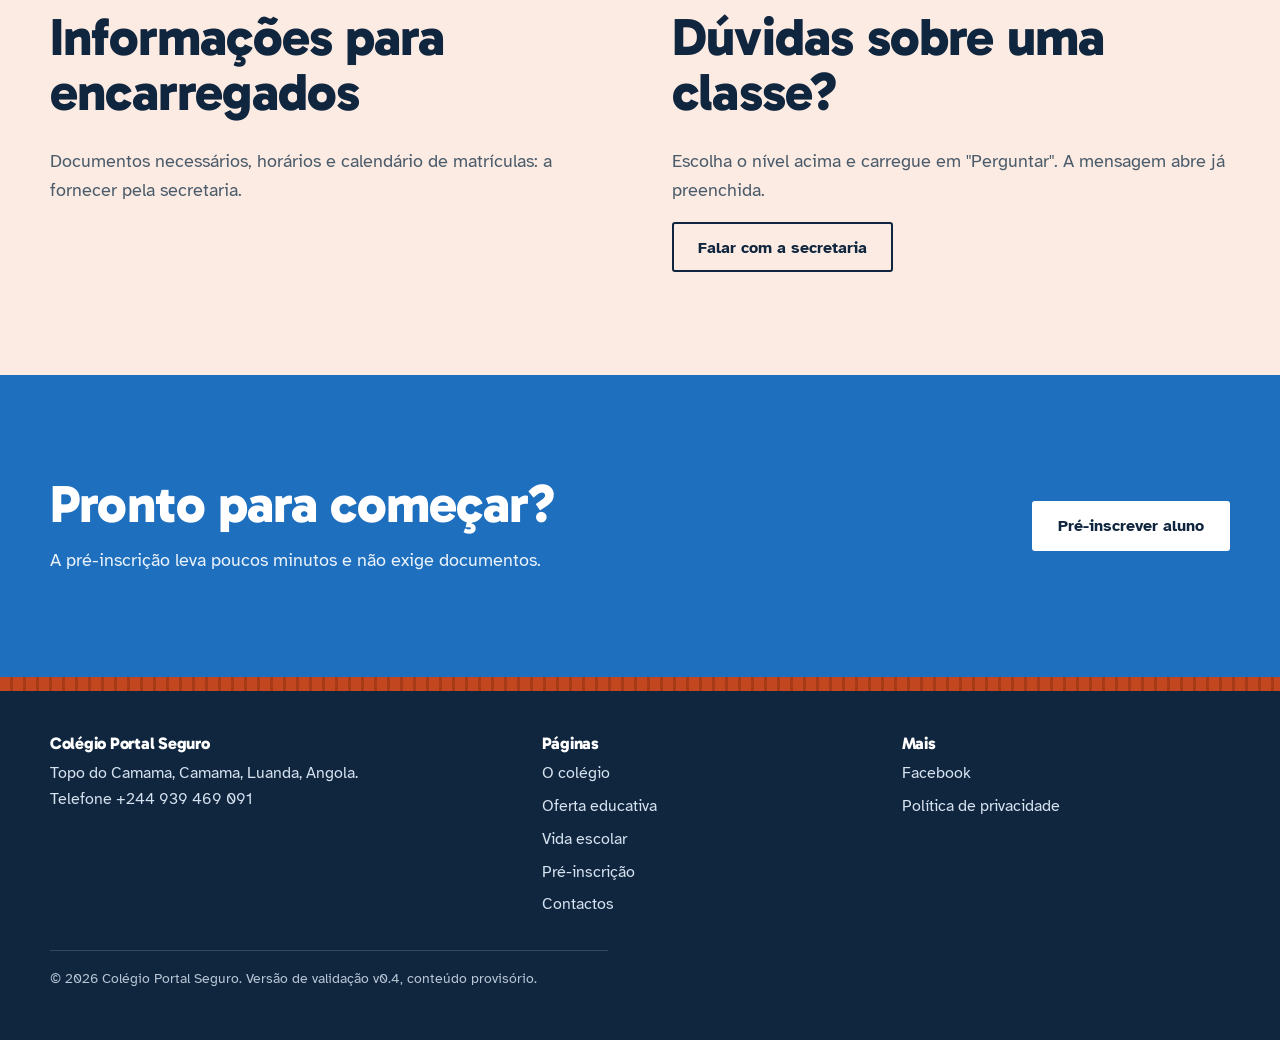
<file: oferta-educativa.html>
<!DOCTYPE html>
<html lang="pt-AO">
<head>
<meta charset="utf-8">
<meta name="viewport" content="width=device-width, initial-scale=1, viewport-fit=cover">
<title>Oferta educativa | Colégio Portal Seguro</title>
<meta name="description" content="Níveis e idades da oferta educativa do Colégio Portal Seguro, Topo do Camama, Luanda.">
<meta name="robots" content="noindex, nofollow"><!-- versão de validação: remover quando o site for publicado a sério -->
<meta name="theme-color" content="#10263F">
<meta property="og:type" content="website">
<meta property="og:locale" content="pt_AO">
<meta property="og:site_name" content="Colégio Portal Seguro">
<meta property="og:title" content="Oferta educativa | Colégio Portal Seguro">
<meta property="og:description" content="Níveis e idades da oferta educativa do Colégio Portal Seguro, Topo do Camama, Luanda.">
<meta property="og:url" content="https://SEU-UTILIZADOR.github.io/NOME-DO-REPOSITORIO/oferta-educativa.html">
<meta property="og:image" content="https://SEU-UTILIZADOR.github.io/NOME-DO-REPOSITORIO/assets/img/og-image.jpg">
<meta name="twitter:card" content="summary_large_image">
<link rel="icon" type="image/png" href="assets/img/favicon.png">
<link rel="apple-touch-icon" href="assets/img/apple-touch-icon.png">
<link rel="preconnect" href="https://fonts.googleapis.com">
<link rel="preconnect" href="https://fonts.gstatic.com" crossorigin>
<link href="https://fonts.googleapis.com/css2?family=Atkinson+Hyperlegible:wght@400;700&family=Gabarito:wght@600;800&display=swap" rel="stylesheet">
<link rel="stylesheet" href="assets/css/styles.css">
</head>
<body>
<a class="skip" href="#conteudo">Saltar para o conteúdo</a>
<div class="pv"><div class="wrap"><b>Versão de validação v0.4.</b> Textos, níveis, idades e opções dos formulários são fictícios, só para teste. Os formulários não enviam dados.</div></div>
<header class="site">
 <div class="wrap bar">
  <a class="brand" href="index.html" aria-label="Colégio Portal Seguro, página inicial"><img src="assets/img/logo-portal-seguro-sem-legenda.svg" alt="Portal Seguro" width="126" height="58"></a>
  <button class="menu-btn" id="menuBtn" type="button" aria-expanded="false" aria-controls="nav">Menu</button>
  <nav class="main" id="nav" aria-label="Principal">
   <ul>
    <li><a href="index.html">Início</a></li><li><a href="colegio.html">O colégio</a></li><li><a href="oferta-educativa.html" aria-current="page">Oferta educativa</a></li><li><a href="vida-escolar.html">Vida escolar</a></li><li><a href="contactos.html">Contactos</a></li>
    <li><a class="btn btn-gate" href="pre-inscricao.html">Pré-inscrição</a></li>
   </ul>
  </nav>
 </div>
</header>
<main id="conteudo">
<section class="ph b-tint">
 <div class="wrap">
  <div><p class="crumbs"><a href="index.html">Início</a> <span>/ Oferta educativa</span></p><h1>Oferta educativa</h1><p class="lead">Os níveis do colégio, com as idades de cada um. Cada nível pode ser criado, ordenado ou desactivado no painel.</p></div>
 </div>
</section>
<div class="slats" aria-hidden="true"></div>

<section class="blk oferta">
 <div class="wrap">
  <p class="fict">Dados fictícios, só para teste.</p>
  <div id="niveis" data-niveis></div>
  <h2 style="margin-top:3.5rem">O que as famílias podem esperar</h2>
  <dl class="dl">
   <div><dt>Acompanhamento pedagógico</dt><dd>Descrição a redigir com a equipa pedagógica.</dd></div>
   <div><dt>Disciplina e formação humana</dt><dd>Descrição a redigir com a direcção.</dd></div>
   <div><dt>Relação com as famílias</dt><dd>Descrição a redigir com a secretaria.</dd></div>
   <div><dt>Actividades de aprendizagem</dt><dd>Só actividades confirmadas.</dd></div>
  </dl>
 </div>
</section>

<section class="blk b-tint">
 <div class="wrap duas">
  <div><h2>Informações para encarregados</h2><p>Documentos necessários, horários e calendário de matrículas: a fornecer pela secretaria.</p></div>
  <div><h2>Dúvidas sobre uma classe?</h2><p>Escolha o nível acima e carregue em "Perguntar". A mensagem abre já preenchida.</p><a class="btn btn-ink" href="contactos.html">Falar com a secretaria</a></div>
 </div>
</section>

<section class="blk b-blue">
 <div class="wrap cta-band">
  <div><h2>Pronto para começar?</h2><p>A pré-inscrição leva poucos minutos e não exige documentos.</p></div>
  <a class="btn btn-white" href="pre-inscricao.html">Pré-inscrever aluno</a>
 </div>
</section>
</main>
<footer class="site">
 <div class="slats" aria-hidden="true"></div>
 <div class="wrap in">
  <div><h3>Colégio Portal Seguro</h3><p>Topo do Camama, Camama, Luanda, Angola.<br>Telefone <a href="tel:+244939469091">+244 939 469 091</a></p></div>
  <div><h3>Páginas</h3><ul><li><a href="colegio.html">O colégio</a></li><li><a href="oferta-educativa.html">Oferta educativa</a></li><li><a href="vida-escolar.html">Vida escolar</a></li><li><a href="pre-inscricao.html">Pré-inscrição</a></li><li><a href="contactos.html">Contactos</a></li></ul></div>
  <div><h3>Mais</h3><ul><li><a href="https://www.facebook.com/rigoremodernidade/" target="_blank" rel="noopener">Facebook</a></li><li><a href="privacidade.html">Política de privacidade</a></li></ul></div>
 </div>
 <div class="wrap"><p class="copy">© 2026 Colégio Portal Seguro. Versão de validação v0.4, conteúdo provisório.</p></div>
</footer>
<script src="assets/js/data.js"></script>
<script src="assets/js/main.js"></script>
</body>
</html>
</file>
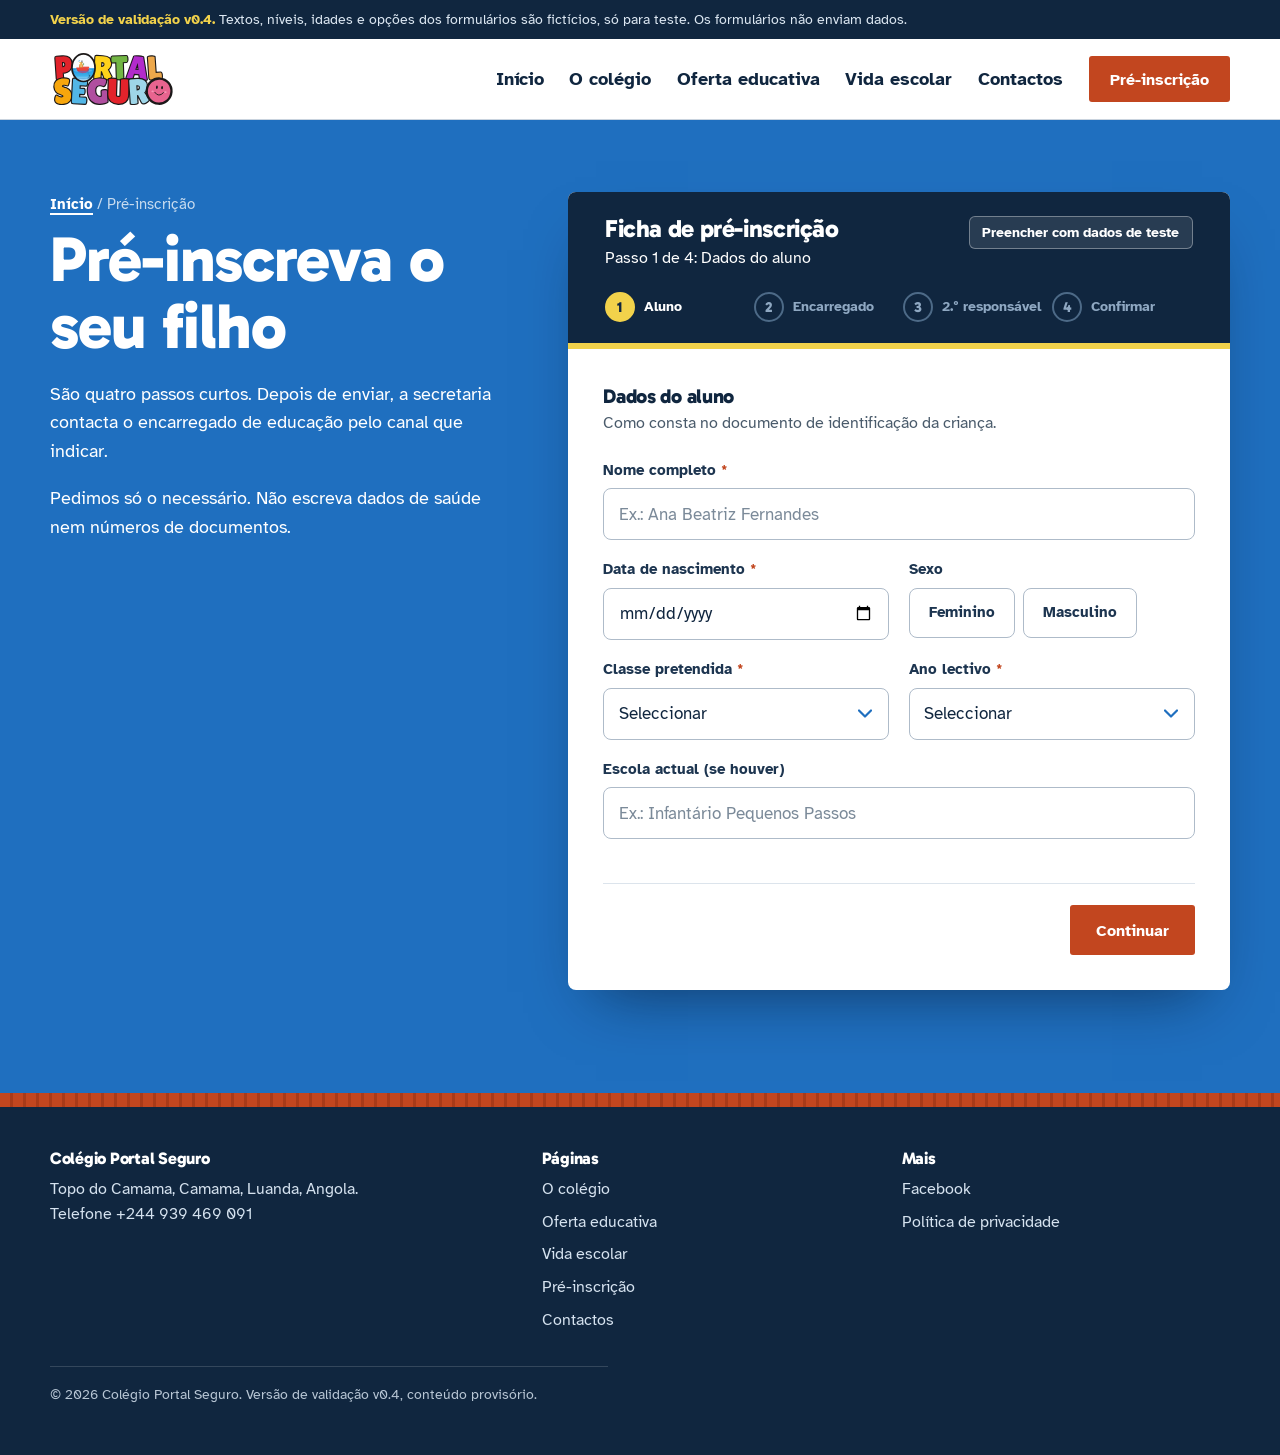
<file: pre-inscricao.html>
<!DOCTYPE html>
<html lang="pt-AO">
<head>
<meta charset="utf-8">
<meta name="viewport" content="width=device-width, initial-scale=1, viewport-fit=cover">
<title>Pré-inscrição | Colégio Portal Seguro</title>
<meta name="description" content="Pré-inscreva o seu filho no Colégio Portal Seguro, Topo do Camama, Luanda. Quatro passos curtos.">
<meta name="robots" content="noindex, nofollow"><!-- versão de validação: remover quando o site for publicado a sério -->
<meta name="theme-color" content="#10263F">
<meta property="og:type" content="website">
<meta property="og:locale" content="pt_AO">
<meta property="og:site_name" content="Colégio Portal Seguro">
<meta property="og:title" content="Pré-inscrição | Colégio Portal Seguro">
<meta property="og:description" content="Pré-inscreva o seu filho no Colégio Portal Seguro, Topo do Camama, Luanda. Quatro passos curtos.">
<meta property="og:url" content="https://SEU-UTILIZADOR.github.io/NOME-DO-REPOSITORIO/pre-inscricao.html">
<meta property="og:image" content="https://SEU-UTILIZADOR.github.io/NOME-DO-REPOSITORIO/assets/img/og-image.jpg">
<meta name="twitter:card" content="summary_large_image">
<link rel="icon" type="image/png" href="assets/img/favicon.png">
<link rel="apple-touch-icon" href="assets/img/apple-touch-icon.png">
<link rel="preconnect" href="https://fonts.googleapis.com">
<link rel="preconnect" href="https://fonts.gstatic.com" crossorigin>
<link href="https://fonts.googleapis.com/css2?family=Atkinson+Hyperlegible:wght@400;700&family=Gabarito:wght@600;800&display=swap" rel="stylesheet">
<link rel="stylesheet" href="assets/css/styles.css">
</head>
<body>
<a class="skip" href="#conteudo">Saltar para o conteúdo</a>
<div class="pv"><div class="wrap"><b>Versão de validação v0.4.</b> Textos, níveis, idades e opções dos formulários são fictícios, só para teste. Os formulários não enviam dados.</div></div>
<header class="site">
 <div class="wrap bar">
  <a class="brand" href="index.html" aria-label="Colégio Portal Seguro, página inicial"><img src="assets/img/logo-portal-seguro-sem-legenda.svg" alt="Portal Seguro" width="126" height="58"></a>
  <button class="menu-btn" id="menuBtn" type="button" aria-expanded="false" aria-controls="nav">Menu</button>
  <nav class="main" id="nav" aria-label="Principal">
   <ul>
    <li><a href="index.html">Início</a></li><li><a href="colegio.html">O colégio</a></li><li><a href="oferta-educativa.html">Oferta educativa</a></li><li><a href="vida-escolar.html">Vida escolar</a></li><li><a href="contactos.html">Contactos</a></li>
    <li><a class="btn btn-gate" href="pre-inscricao.html" aria-current="page">Pré-inscrição</a></li>
   </ul>
  </nav>
 </div>
</header>
<main id="conteudo">
<section class="blk b-blue" style="padding-top:clamp(2.5rem,6vw,4.5rem)">
 <div class="wrap pre">
  <div>
   <p class="crumbs"><a href="index.html">Início</a> <span>/ Pré-inscrição</span></p>
   <h1 style="font-size:clamp(2.4rem,6vw,4rem);font-weight:800;margin:.1em 0 .3em">Pré-inscreva o seu filho</h1>
   <p>São quatro passos curtos. Depois de enviar, a secretaria contacta o encarregado de educação pelo canal que indicar.</p>
   <p>Pedimos só o necessário. Não escreva dados de saúde nem números de documentos.</p>
  </div>

  <form class="sheet" id="pre" novalidate aria-labelledby="ftitle">
   <div class="sh">
    <div class="top"><div><h2 id="ftitle" style="font-size:1.55rem;margin:0;color:#fff">Ficha de pré-inscrição</h2><p id="passo" aria-live="polite"></p></div>
    <button type="button" class="teste" id="fill">Preencher com dados de teste</button></div>
    <ol class="steps" aria-hidden="true"><li><b>1</b><span>Aluno</span></li><li><b>2</b><span>Encarregado</span></li><li><b>3</b><span>2.º responsável</span></li><li><b>4</b><span>Confirmar</span></li></ol>
   </div>
   <div class="sb">
   <fieldset class="show">
    <h3 class="grp">Dados do aluno</h3><p class="gsub">Como consta no documento de identificação da criança.</p>
    <div class="f"><label for="aluno">Nome completo <span class="req">*</span></label><input id="aluno" autocomplete="off" required placeholder="Ex.: Ana Beatriz Fernandes"><div class="err">Escreva o nome completo do aluno.</div></div>
    <div class="row">
     <div class="f"><label for="nasc">Data de nascimento <span class="req">*</span></label><input id="nasc" type="date" required><div class="err">Indique uma data de nascimento válida (não pode ser futura).</div></div>
     <div class="f"><span class="lb" id="lsexo">Sexo</span><div class="seg" role="radiogroup" aria-labelledby="lsexo"><label><input type="radio" name="sexo" value="Feminino"><span>Feminino</span></label><label><input type="radio" name="sexo" value="Masculino"><span>Masculino</span></label></div></div>
    </div>
    <div class="row">
     <div class="f"><label for="classe">Classe pretendida <span class="req">*</span></label><select id="classe" required></select><div class="err">Escolha a classe pretendida.</div></div>
     <div class="f"><label for="ano">Ano lectivo <span class="req">*</span></label><select id="ano" required></select><div class="err">Escolha o ano lectivo.</div></div>
    </div>
    <div class="f"><label for="escola">Escola actual (se houver)</label><input id="escola" autocomplete="off" placeholder="Ex.: Infantário Pequenos Passos"></div>
   </fieldset>

   <fieldset>
    <h3 class="grp">Encarregado de educação</h3><p class="gsub">A pessoa que a secretaria vai contactar.</p>
    <div class="f"><label for="enc">Nome completo <span class="req">*</span></label><input id="enc" autocomplete="name" required placeholder="Ex.: Maria da Conceição Fernandes"><div class="err">Escreva o nome do encarregado.</div></div>
    <div class="row">
     <div class="f"><label for="par">Parentesco com o aluno <span class="req">*</span></label><select id="par" required></select><div class="err">Indique o parentesco.</div></div>
     <div class="f"><label for="nac">Nacionalidade</label><select id="nac"></select></div>
    </div>
    <div class="row">
     <div class="f"><label for="tel">Telefone <span class="req">*</span></label><input id="tel" type="tel" inputmode="tel" autocomplete="tel" placeholder="9XX XXX XXX" required><div class="err">Número inválido. Use 9 dígitos a começar por 9, com ou sem +244.</div></div>
     <div class="f"><label for="mail">E-mail (opcional)</label><input id="mail" type="email" autocomplete="email" placeholder="nome@exemplo.com"><div class="err">E-mail inválido. Exemplo: nome@exemplo.com</div></div>
    </div>
    <div class="f"><span class="lb" id="lcanal">Como prefere ser contactado</span><div class="seg" role="radiogroup" aria-labelledby="lcanal"><label><input type="radio" name="canal" value="Chamada" checked><span>Chamada</span></label><label><input type="radio" name="canal" value="WhatsApp"><span>WhatsApp</span></label><label><input type="radio" name="canal" value="E-mail"><span>E-mail</span></label></div></div>
   </fieldset>

   <fieldset>
    <h3 class="grp">Segundo responsável</h3><p class="gsub">Opcional. Pode avançar sem preencher.</p>
    <div class="chk f"><input type="checkbox" id="add2"><label for="add2">Quero indicar um segundo responsável</label></div>
    <div id="seg" hidden>
     <div class="f"><label for="n2">Nome completo</label><input id="n2" placeholder="Ex.: Paulo Jorge Fernandes"></div>
     <div class="row">
      <div class="f"><label for="p2">Parentesco</label><select id="p2"></select></div>
      <div class="f"><label for="t2">Telefone</label><input id="t2" type="tel" inputmode="tel" placeholder="9XX XXX XXX"><div class="err">Número inválido. Use 9 dígitos a começar por 9.</div></div>
     </div>
    </div>
   </fieldset>

   <fieldset>
    <h3 class="grp">Confirme os dados</h3><p class="gsub">Reveja antes de enviar.</p>
    <dl class="resumo" id="resumo"></dl>
    <div class="f"><label for="obs">Observações (opcional)</label><textarea id="obs" placeholder="Algo que a secretaria deva saber?"></textarea><p class="hint">Não escreva aqui dados de saúde nem números de documentos.</p></div>
    <div class="chk f"><input type="checkbox" id="ok" required><label for="ok">Autorizo o colégio a usar estes dados para responder à pré-inscrição. <a href="privacidade.html" target="_blank" rel="noopener">Ler a política de privacidade</a> <span class="req">*</span></label></div>
    <div class="err" id="okerr">Marque a autorização para poder enviar.</div>
   </fieldset>

   <div class="acoes">
    <button type="button" class="btn btn-ink" id="prev" hidden>Voltar</button>
    <button type="button" class="btn btn-gate" id="next" style="margin-left:auto">Continuar</button>
   </div>
   </div>
  </form>
 </div>
</section>
</main>
<footer class="site">
 <div class="slats" aria-hidden="true"></div>
 <div class="wrap in">
  <div><h3>Colégio Portal Seguro</h3><p>Topo do Camama, Camama, Luanda, Angola.<br>Telefone <a href="tel:+244939469091">+244 939 469 091</a></p></div>
  <div><h3>Páginas</h3><ul><li><a href="colegio.html">O colégio</a></li><li><a href="oferta-educativa.html">Oferta educativa</a></li><li><a href="vida-escolar.html">Vida escolar</a></li><li><a href="pre-inscricao.html">Pré-inscrição</a></li><li><a href="contactos.html">Contactos</a></li></ul></div>
  <div><h3>Mais</h3><ul><li><a href="https://www.facebook.com/rigoremodernidade/" target="_blank" rel="noopener">Facebook</a></li><li><a href="privacidade.html">Política de privacidade</a></li></ul></div>
 </div>
 <div class="wrap"><p class="copy">© 2026 Colégio Portal Seguro. Versão de validação v0.4, conteúdo provisório.</p></div>
</footer>
<script src="assets/js/data.js"></script>
<script src="assets/js/main.js"></script>
</body>
</html>
</file>
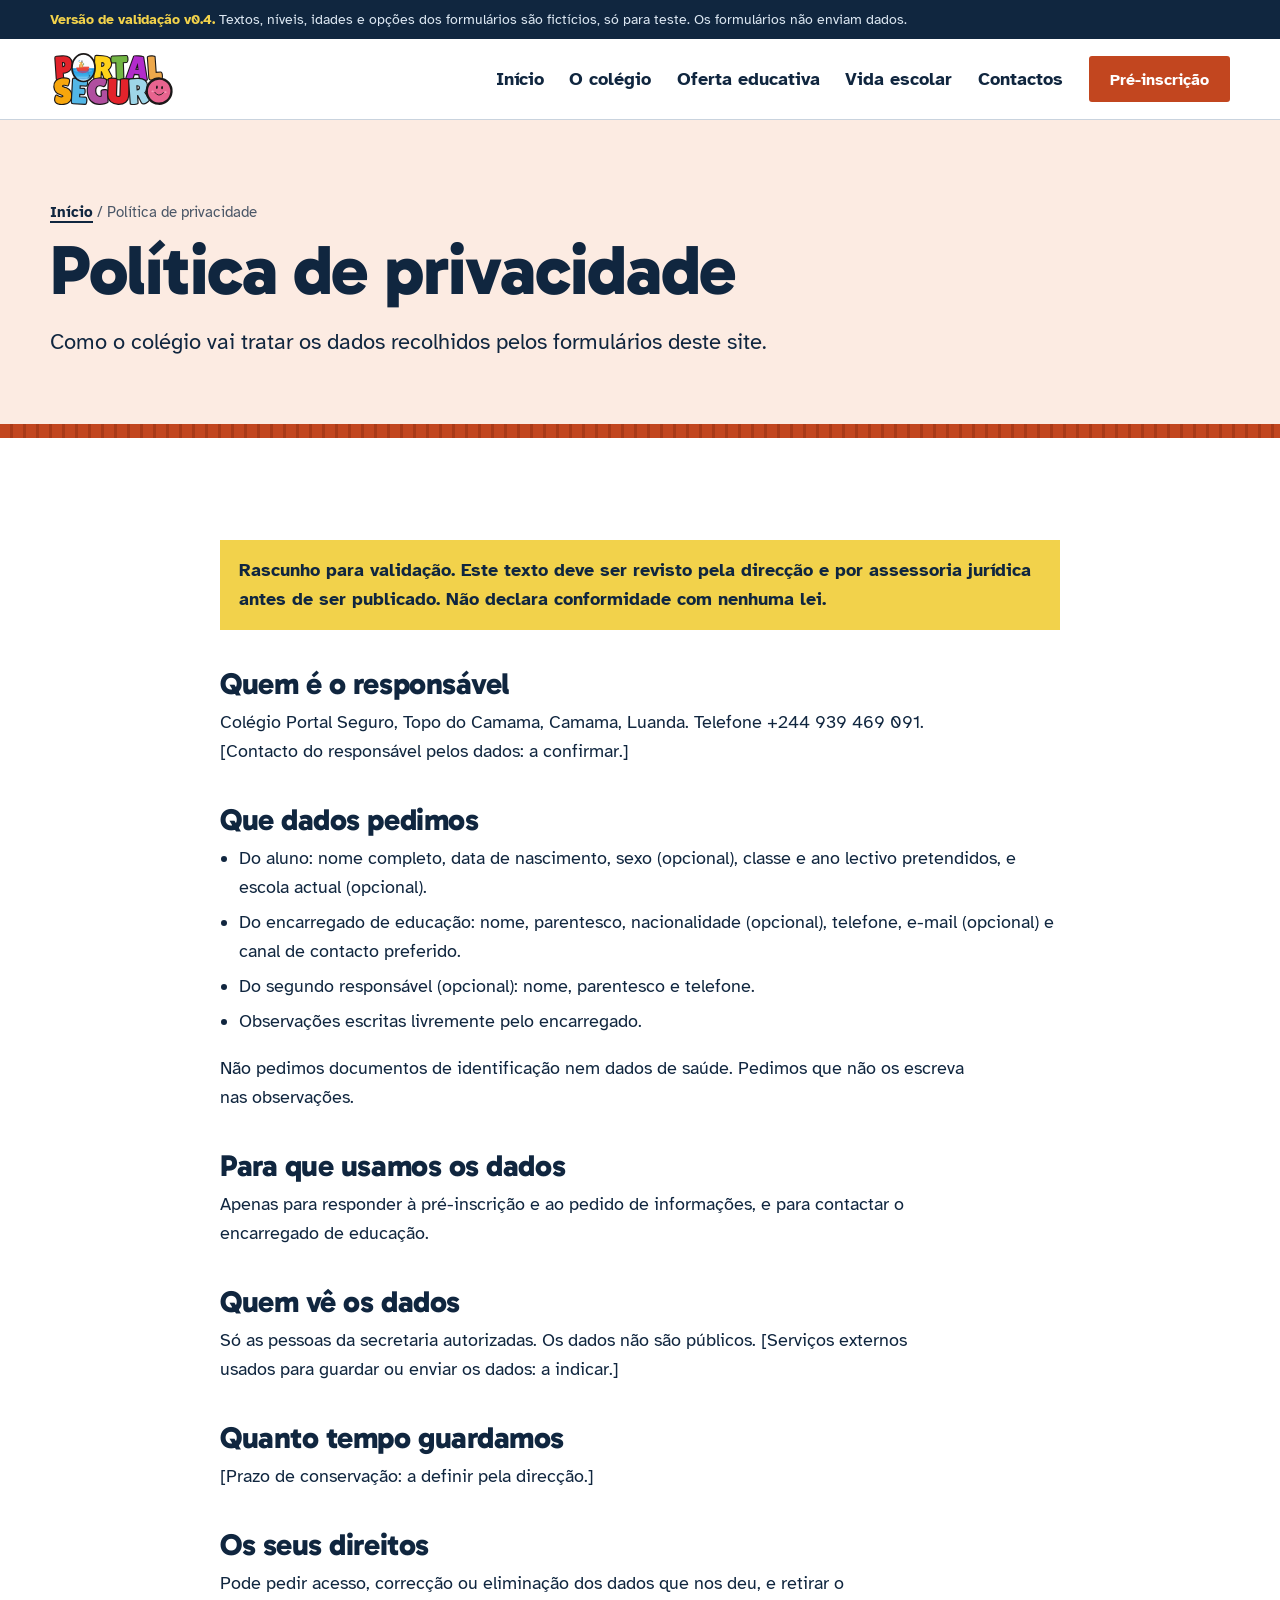
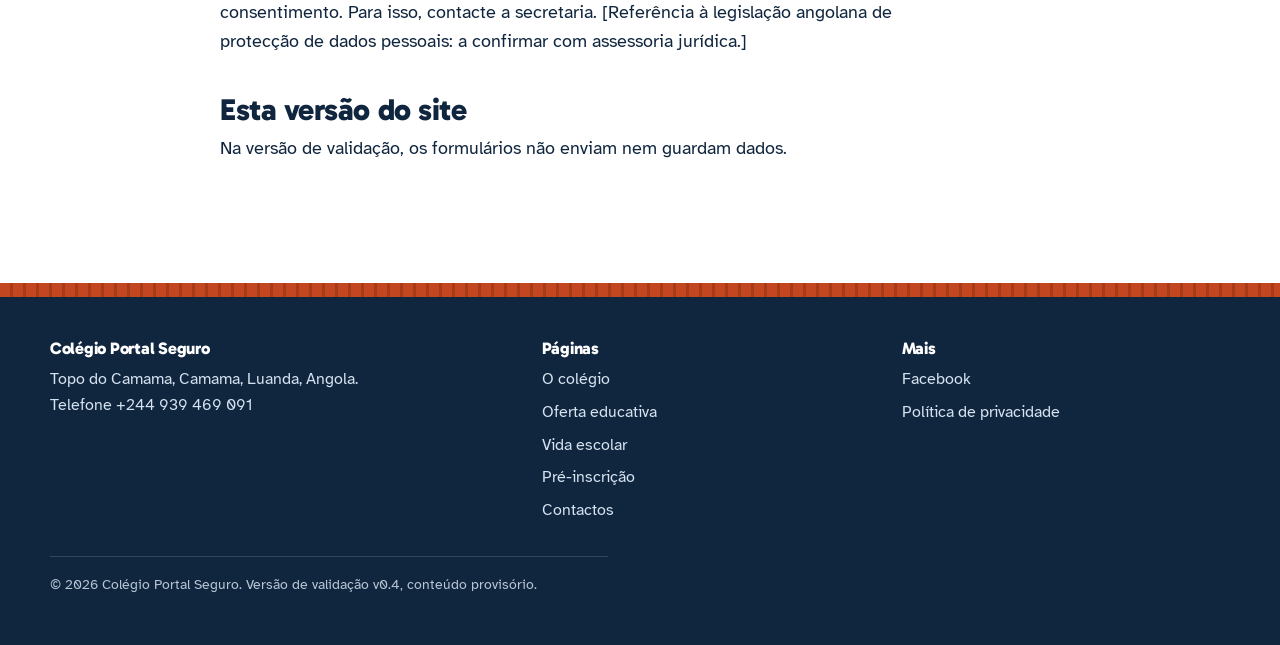
<file: privacidade.html>
<!DOCTYPE html>
<html lang="pt-AO">
<head>
<meta charset="utf-8">
<meta name="viewport" content="width=device-width, initial-scale=1, viewport-fit=cover">
<title>Política de privacidade | Colégio Portal Seguro</title>
<meta name="description" content="Rascunho da política de privacidade do site do Colégio Portal Seguro.">
<meta name="robots" content="noindex, nofollow"><!-- versão de validação: remover quando o site for publicado a sério -->
<meta name="theme-color" content="#10263F">
<meta property="og:type" content="website">
<meta property="og:locale" content="pt_AO">
<meta property="og:site_name" content="Colégio Portal Seguro">
<meta property="og:title" content="Política de privacidade | Colégio Portal Seguro">
<meta property="og:description" content="Rascunho da política de privacidade do site do Colégio Portal Seguro.">
<meta property="og:url" content="https://SEU-UTILIZADOR.github.io/NOME-DO-REPOSITORIO/privacidade.html">
<meta property="og:image" content="https://SEU-UTILIZADOR.github.io/NOME-DO-REPOSITORIO/assets/img/og-image.jpg">
<meta name="twitter:card" content="summary_large_image">
<link rel="icon" type="image/png" href="assets/img/favicon.png">
<link rel="apple-touch-icon" href="assets/img/apple-touch-icon.png">
<link rel="preconnect" href="https://fonts.googleapis.com">
<link rel="preconnect" href="https://fonts.gstatic.com" crossorigin>
<link href="https://fonts.googleapis.com/css2?family=Atkinson+Hyperlegible:wght@400;700&family=Gabarito:wght@600;800&display=swap" rel="stylesheet">
<link rel="stylesheet" href="assets/css/styles.css">
</head>
<body>
<a class="skip" href="#conteudo">Saltar para o conteúdo</a>
<div class="pv"><div class="wrap"><b>Versão de validação v0.4.</b> Textos, níveis, idades e opções dos formulários são fictícios, só para teste. Os formulários não enviam dados.</div></div>
<header class="site">
 <div class="wrap bar">
  <a class="brand" href="index.html" aria-label="Colégio Portal Seguro, página inicial"><img src="assets/img/logo-portal-seguro-sem-legenda.svg" alt="Portal Seguro" width="126" height="58"></a>
  <button class="menu-btn" id="menuBtn" type="button" aria-expanded="false" aria-controls="nav">Menu</button>
  <nav class="main" id="nav" aria-label="Principal">
   <ul>
    <li><a href="index.html">Início</a></li><li><a href="colegio.html">O colégio</a></li><li><a href="oferta-educativa.html">Oferta educativa</a></li><li><a href="vida-escolar.html">Vida escolar</a></li><li><a href="contactos.html">Contactos</a></li>
    <li><a class="btn btn-gate" href="pre-inscricao.html">Pré-inscrição</a></li>
   </ul>
  </nav>
 </div>
</header>
<main id="conteudo">
<section class="ph b-tint">
 <div class="wrap"><div><p class="crumbs"><a href="index.html">Início</a> <span>/ Política de privacidade</span></p><h1>Política de privacidade</h1><p class="lead">Como o colégio vai tratar os dados recolhidos pelos formulários deste site.</p></div></div>
</section>
<div class="slats" aria-hidden="true"></div>
<section class="blk">
 <div class="wrap prose">
  <p class="rascunho">Rascunho para validação. Este texto deve ser revisto pela direcção e por assessoria jurídica antes de ser publicado. Não declara conformidade com nenhuma lei.</p>

  <h2>Quem é o responsável</h2>
  <p>Colégio Portal Seguro, Topo do Camama, Camama, Luanda. Telefone +244 939 469 091. [Contacto do responsável pelos dados: a confirmar.]</p>

  <h2>Que dados pedimos</h2>
  <ul>
   <li>Do aluno: nome completo, data de nascimento, sexo (opcional), classe e ano lectivo pretendidos, e escola actual (opcional).</li>
   <li>Do encarregado de educação: nome, parentesco, nacionalidade (opcional), telefone, e-mail (opcional) e canal de contacto preferido.</li>
   <li>Do segundo responsável (opcional): nome, parentesco e telefone.</li>
   <li>Observações escritas livremente pelo encarregado.</li>
  </ul>
  <p>Não pedimos documentos de identificação nem dados de saúde. Pedimos que não os escreva nas observações.</p>

  <h2>Para que usamos os dados</h2>
  <p>Apenas para responder à pré-inscrição e ao pedido de informações, e para contactar o encarregado de educação.</p>

  <h2>Quem vê os dados</h2>
  <p>Só as pessoas da secretaria autorizadas. Os dados não são públicos. [Serviços externos usados para guardar ou enviar os dados: a indicar.]</p>

  <h2>Quanto tempo guardamos</h2>
  <p>[Prazo de conservação: a definir pela direcção.]</p>

  <h2>Os seus direitos</h2>
  <p>Pode pedir acesso, correcção ou eliminação dos dados que nos deu, e retirar o consentimento. Para isso, contacte a secretaria. [Referência à legislação angolana de protecção de dados pessoais: a confirmar com assessoria jurídica.]</p>

  <h2>Esta versão do site</h2>
  <p>Na versão de validação, os formulários não enviam nem guardam dados.</p>
 </div>
</section>
</main>
<footer class="site">
 <div class="slats" aria-hidden="true"></div>
 <div class="wrap in">
  <div><h3>Colégio Portal Seguro</h3><p>Topo do Camama, Camama, Luanda, Angola.<br>Telefone <a href="tel:+244939469091">+244 939 469 091</a></p></div>
  <div><h3>Páginas</h3><ul><li><a href="colegio.html">O colégio</a></li><li><a href="oferta-educativa.html">Oferta educativa</a></li><li><a href="vida-escolar.html">Vida escolar</a></li><li><a href="pre-inscricao.html">Pré-inscrição</a></li><li><a href="contactos.html">Contactos</a></li></ul></div>
  <div><h3>Mais</h3><ul><li><a href="https://www.facebook.com/rigoremodernidade/" target="_blank" rel="noopener">Facebook</a></li><li><a href="privacidade.html">Política de privacidade</a></li></ul></div>
 </div>
 <div class="wrap"><p class="copy">© 2026 Colégio Portal Seguro. Versão de validação v0.4, conteúdo provisório.</p></div>
</footer>
<script src="assets/js/data.js"></script>
<script src="assets/js/main.js"></script>
</body>
</html>
</file>
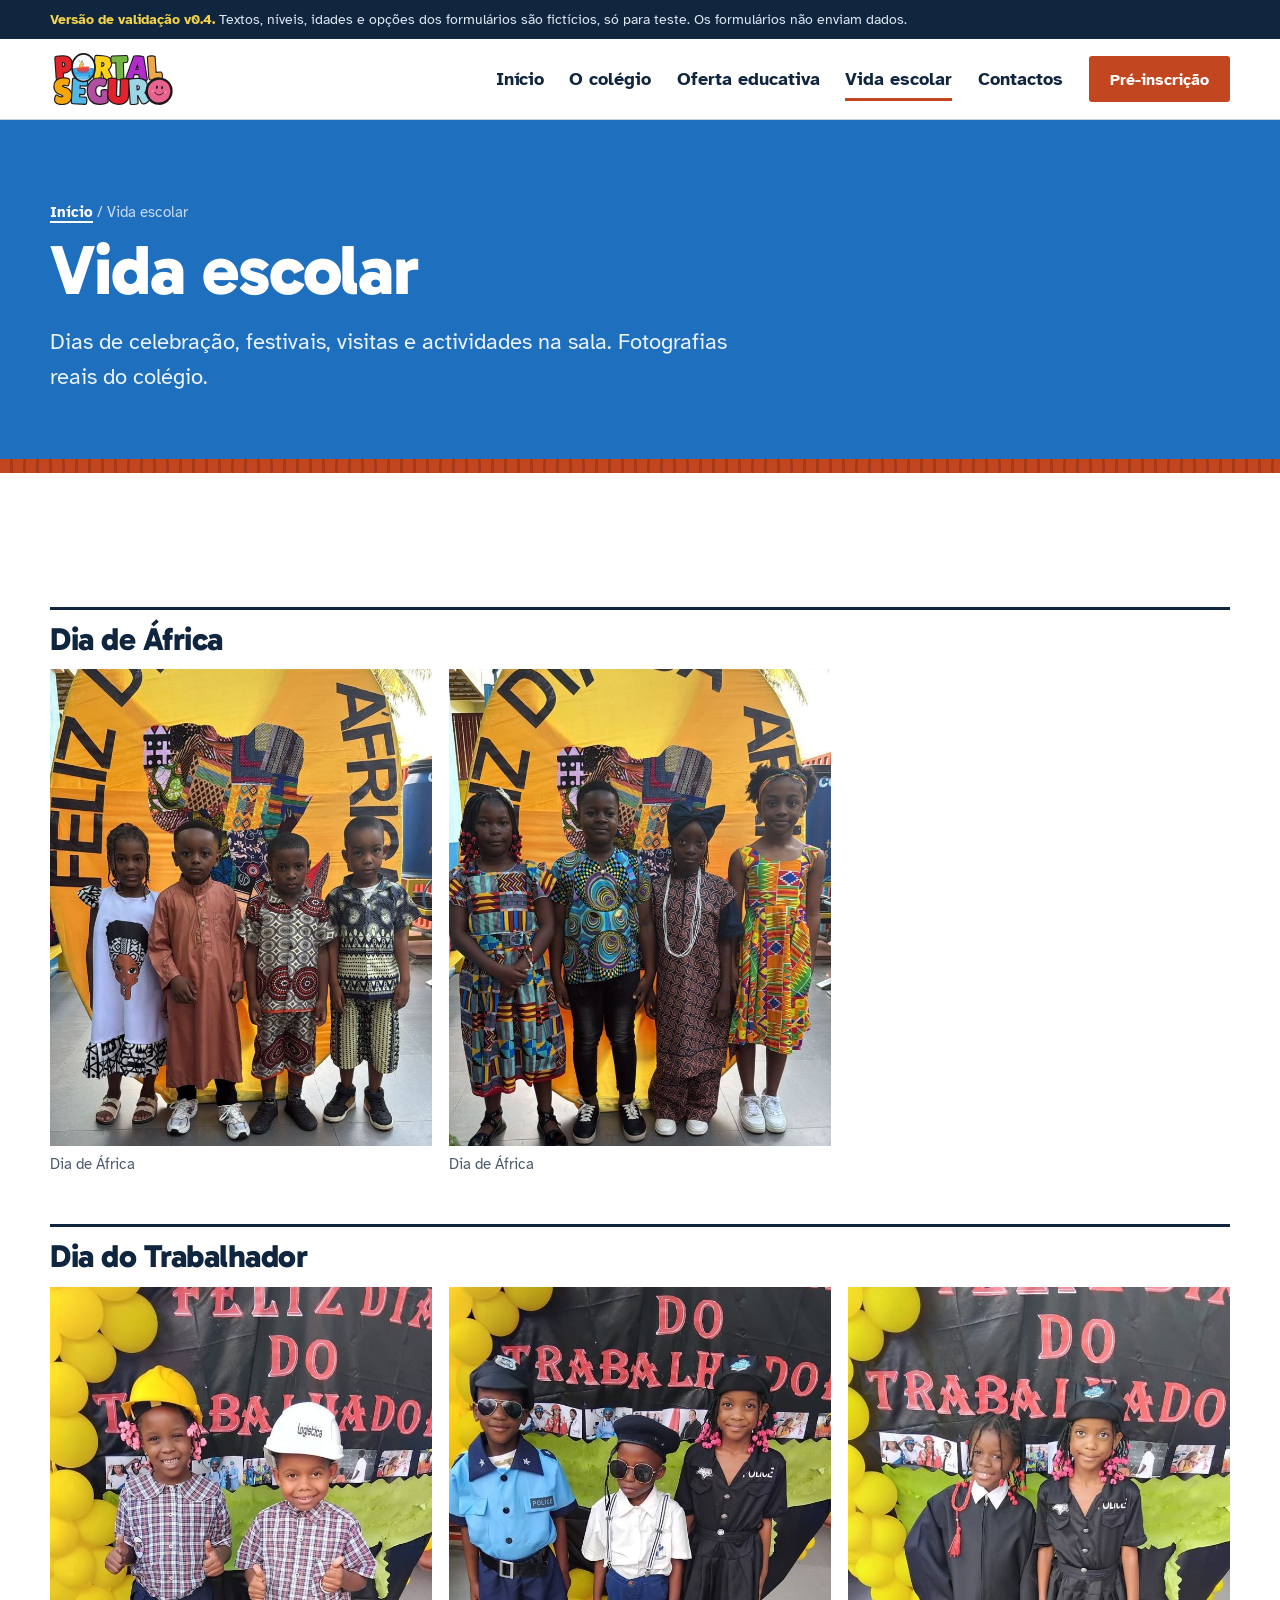
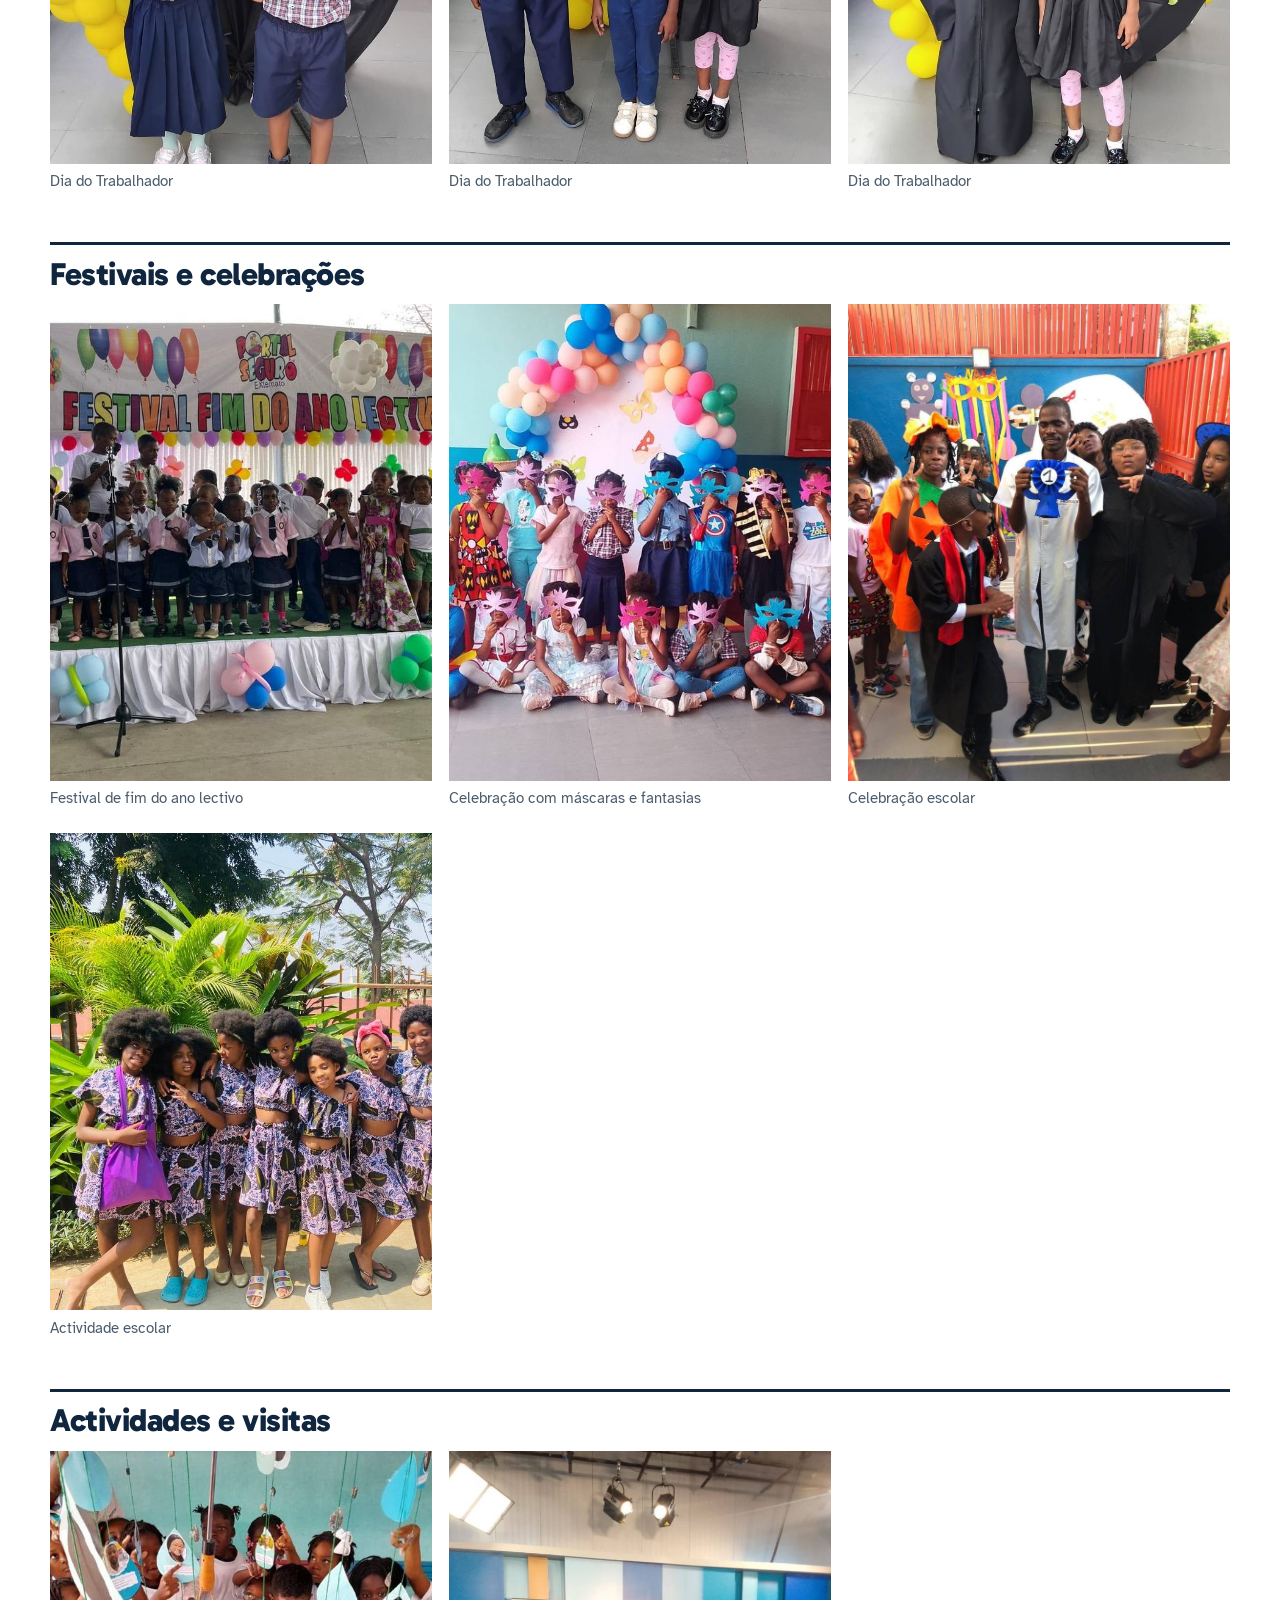
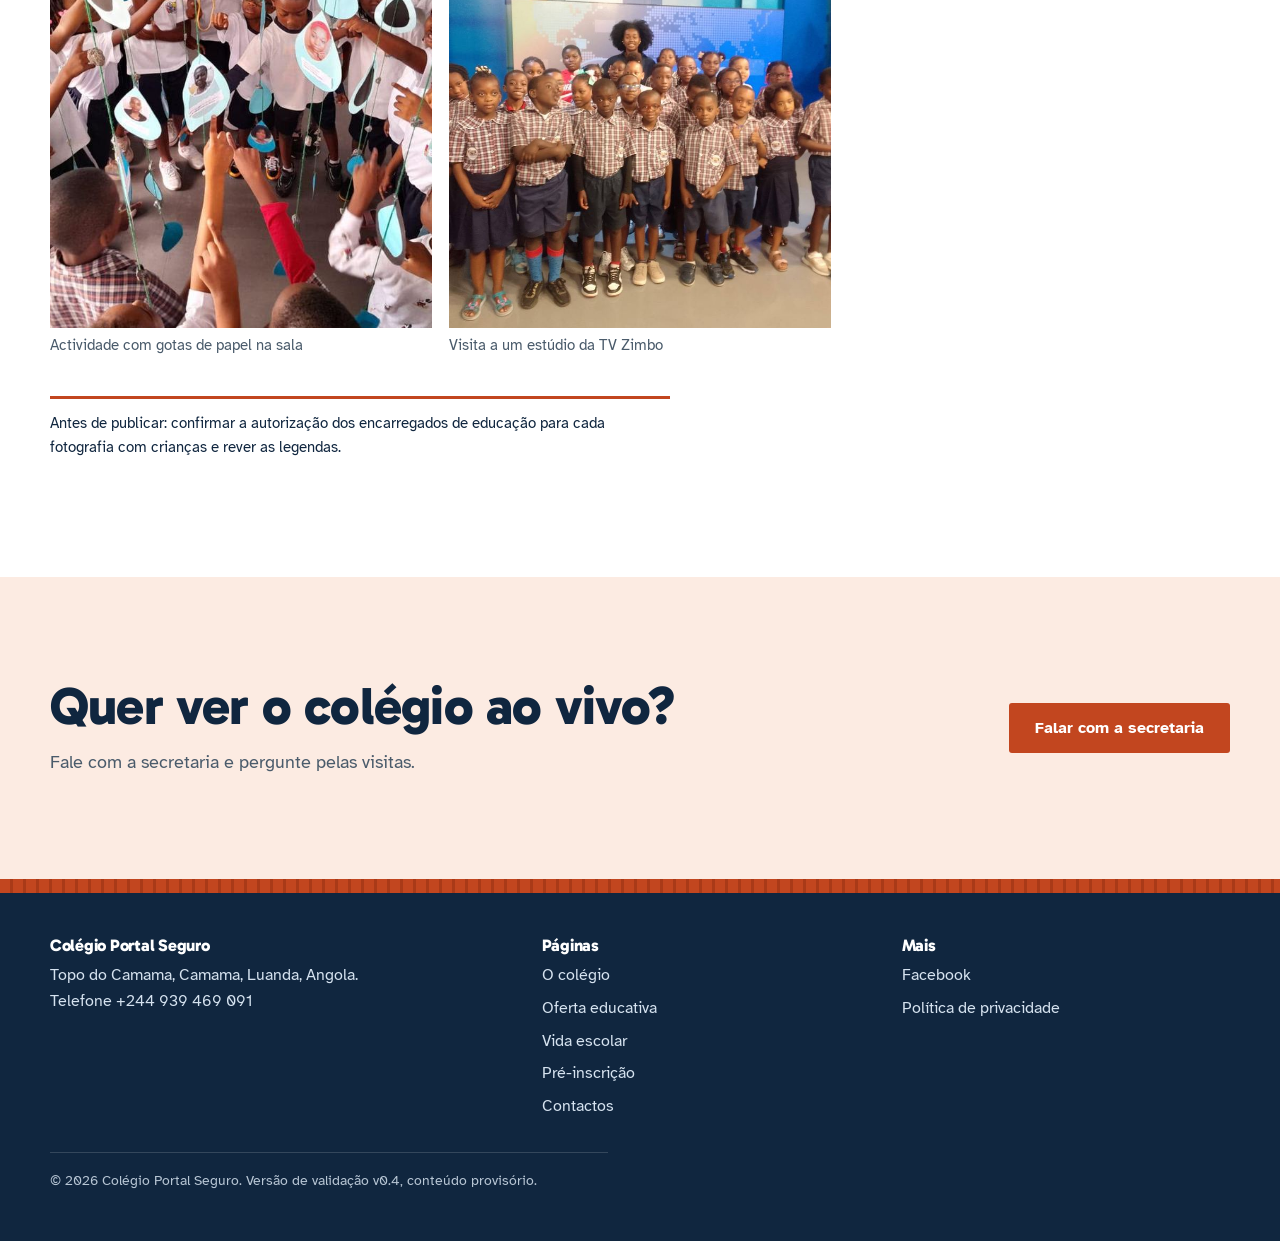
<file: vida-escolar.html>
<!DOCTYPE html>
<html lang="pt-AO">
<head>
<meta charset="utf-8">
<meta name="viewport" content="width=device-width, initial-scale=1, viewport-fit=cover">
<title>Vida escolar | Colégio Portal Seguro</title>
<meta name="description" content="Fotografias da vida escolar no Colégio Portal Seguro: celebrações, festivais, visitas e actividades.">
<meta name="robots" content="noindex, nofollow"><!-- versão de validação: remover quando o site for publicado a sério -->
<meta name="theme-color" content="#10263F">
<meta property="og:type" content="website">
<meta property="og:locale" content="pt_AO">
<meta property="og:site_name" content="Colégio Portal Seguro">
<meta property="og:title" content="Vida escolar | Colégio Portal Seguro">
<meta property="og:description" content="Fotografias da vida escolar no Colégio Portal Seguro: celebrações, festivais, visitas e actividades.">
<meta property="og:url" content="https://SEU-UTILIZADOR.github.io/NOME-DO-REPOSITORIO/vida-escolar.html">
<meta property="og:image" content="https://SEU-UTILIZADOR.github.io/NOME-DO-REPOSITORIO/assets/img/og-image.jpg">
<meta name="twitter:card" content="summary_large_image">
<link rel="icon" type="image/png" href="assets/img/favicon.png">
<link rel="apple-touch-icon" href="assets/img/apple-touch-icon.png">
<link rel="preconnect" href="https://fonts.googleapis.com">
<link rel="preconnect" href="https://fonts.gstatic.com" crossorigin>
<link href="https://fonts.googleapis.com/css2?family=Atkinson+Hyperlegible:wght@400;700&family=Gabarito:wght@600;800&display=swap" rel="stylesheet">
<link rel="stylesheet" href="assets/css/styles.css">
</head>
<body>
<a class="skip" href="#conteudo">Saltar para o conteúdo</a>
<div class="pv"><div class="wrap"><b>Versão de validação v0.4.</b> Textos, níveis, idades e opções dos formulários são fictícios, só para teste. Os formulários não enviam dados.</div></div>
<header class="site">
 <div class="wrap bar">
  <a class="brand" href="index.html" aria-label="Colégio Portal Seguro, página inicial"><img src="assets/img/logo-portal-seguro-sem-legenda.svg" alt="Portal Seguro" width="126" height="58"></a>
  <button class="menu-btn" id="menuBtn" type="button" aria-expanded="false" aria-controls="nav">Menu</button>
  <nav class="main" id="nav" aria-label="Principal">
   <ul>
    <li><a href="index.html">Início</a></li><li><a href="colegio.html">O colégio</a></li><li><a href="oferta-educativa.html">Oferta educativa</a></li><li><a href="vida-escolar.html" aria-current="page">Vida escolar</a></li><li><a href="contactos.html">Contactos</a></li>
    <li><a class="btn btn-gate" href="pre-inscricao.html">Pré-inscrição</a></li>
   </ul>
  </nav>
 </div>
</header>
<main id="conteudo">
<section class="ph b-blue">
 <div class="wrap">
  <div><p class="crumbs"><a href="index.html">Início</a> <span>/ Vida escolar</span></p><h1>Vida escolar</h1><p class="lead">Dias de celebração, festivais, visitas e actividades na sala. Fotografias reais do colégio.</p></div>
 </div>
</section>
<div class="slats" aria-hidden="true"></div>

<section class="blk">
 <div class="wrap">
  <div class="evento"><h2>Dia de África</h2><div class="fotos">
   <figure><img src="assets/img/dia-africa-1.jpg" alt="Quatro crianças com trajes africanos diante do painel do Dia de África" width="720" height="1280" loading="lazy" decoding="async"><figcaption>Dia de África</figcaption></figure>
   <figure><img src="assets/img/dia-africa-2.jpg" alt="Quatro crianças com trajes africanos coloridos no Dia de África" width="720" height="1280" loading="lazy" decoding="async"><figcaption>Dia de África</figcaption></figure>
  </div></div>
  <div class="evento"><h2>Dia do Trabalhador</h2><div class="fotos">
   <figure><img src="assets/img/trabalhador-capacetes.jpg" alt="Duas crianças de capacete de obra diante do painel do Dia do Trabalhador" width="720" height="1280" loading="lazy" decoding="async"><figcaption>Dia do Trabalhador</figcaption></figure>
   <figure><img src="assets/img/trabalhador-policias.jpg" alt="Três crianças vestidas de polícia diante do painel do Dia do Trabalhador" width="720" height="1280" loading="lazy" decoding="async"><figcaption>Dia do Trabalhador</figcaption></figure>
   <figure><img src="assets/img/trabalhador-meninas.jpg" alt="Duas meninas com roupa de juíza e de polícia diante do painel do Dia do Trabalhador" width="720" height="1280" loading="lazy" decoding="async"><figcaption>Dia do Trabalhador</figcaption></figure>
  </div></div>
  <div class="evento"><h2>Festivais e celebrações</h2><div class="fotos">
   <figure><img src="assets/img/festival-fim-ano.jpg" alt="Crianças em palco, sob a faixa do Festival de fim do ano lectivo" width="960" height="720" loading="lazy" decoding="async"><figcaption>Festival de fim do ano lectivo</figcaption></figure>
   <figure><img src="assets/img/celebracao-mascaras.jpg" alt="Crianças fantasiadas e com máscaras, em frente a um arco de balões" width="900" height="675" loading="lazy" decoding="async"><figcaption>Celebração com máscaras e fantasias</figcaption></figure>
   <figure><img src="assets/img/celebracao-fantasias.jpg" alt="Crianças fantasiadas com um professor que segura uma fita azul com o número 1" width="800" height="1067" loading="lazy" decoding="async"><figcaption>Celebração escolar</figcaption></figure>
   <figure><img src="assets/img/actividade-grupo.jpg" alt="Grupo de meninas com roupa de padrão africano ao ar livre" width="800" height="781" loading="lazy" decoding="async"><figcaption>Actividade escolar</figcaption></figure>
  </div></div>
  <div class="evento"><h2>Actividades e visitas</h2><div class="fotos">
   <figure><img src="assets/img/actividade-gotas.jpg" alt="Crianças a apontar para gotas de papel com fotografias, penduradas em fios" width="900" height="675" loading="lazy" decoding="async"><figcaption>Actividade com gotas de papel na sala</figcaption></figure>
   <figure><img src="assets/img/visita-estudio.jpg" alt="Turma de farda quadriculada num estúdio de televisão" width="720" height="960" loading="lazy" decoding="async"><figcaption>Visita a um estúdio da TV Zimbo</figcaption></figure>
  </div></div>
  <p class="aviso">Antes de publicar: confirmar a autorização dos encarregados de educação para cada fotografia com crianças e rever as legendas.</p>
 </div>
</section>

<section class="blk b-tint">
 <div class="wrap cta-band" style="--text:var(--ink)">
  <div><h2 style="color:var(--ink)">Quer ver o colégio ao vivo?</h2><p style="color:var(--muted)">Fale com a secretaria e pergunte pelas visitas.</p></div>
  <a class="btn btn-gate" href="contactos.html?assunto=visita">Falar com a secretaria</a>
 </div>
</section>
</main>
<footer class="site">
 <div class="slats" aria-hidden="true"></div>
 <div class="wrap in">
  <div><h3>Colégio Portal Seguro</h3><p>Topo do Camama, Camama, Luanda, Angola.<br>Telefone <a href="tel:+244939469091">+244 939 469 091</a></p></div>
  <div><h3>Páginas</h3><ul><li><a href="colegio.html">O colégio</a></li><li><a href="oferta-educativa.html">Oferta educativa</a></li><li><a href="vida-escolar.html">Vida escolar</a></li><li><a href="pre-inscricao.html">Pré-inscrição</a></li><li><a href="contactos.html">Contactos</a></li></ul></div>
  <div><h3>Mais</h3><ul><li><a href="https://www.facebook.com/rigoremodernidade/" target="_blank" rel="noopener">Facebook</a></li><li><a href="privacidade.html">Política de privacidade</a></li></ul></div>
 </div>
 <div class="wrap"><p class="copy">© 2026 Colégio Portal Seguro. Versão de validação v0.4, conteúdo provisório.</p></div>
</footer>
<script src="assets/js/data.js"></script>
<script src="assets/js/main.js"></script>
</body>
</html>
</file>
<file: assets/css/styles.css>
:root{
  /* cores lidas da fachada, do portão e do logótipo */
  --ink:#10263F; --blue:#1F6FBF; --sky:#4BA1E2; --yellow:#F2D24B; --gate:#C2461F; --gate-dk:#A93A18;
  --paper:#FFFFFF; --text:#10263F; --muted:#4A5B6B; --tint:#FCEBE2; --line:#C9D3DE; --hdr:#FFFFFF;
  --f-head:"Gabarito","Trebuchet MS",system-ui,sans-serif;
  --f-body:"Atkinson Hyperlegible","Segoe UI",system-ui,sans-serif;
  --max:1180px;
  box-sizing:border-box; padding-top:env(safe-area-inset-top,0px); padding-bottom:env(safe-area-inset-bottom,0px);
}
@media (prefers-color-scheme:dark){:root:not([data-theme="light"]){--paper:#0C1928;--text:#EAF1F7;--muted:#A9BACB;--tint:#1B2433;--line:#2C4560;--hdr:#0C1928}}
:root[data-theme="dark"]{--paper:#0C1928;--text:#EAF1F7;--muted:#A9BACB;--tint:#1B2433;--line:#2C4560;--hdr:#0C1928}
html{scroll-behavior:smooth;scroll-padding-top:calc(76px + env(safe-area-inset-top,0px))}
*,*::before,*::after{box-sizing:border-box}
body{margin:0;font:400 1.125rem/1.6 var(--f-body);color:var(--text);background:var(--paper)}
img{max-width:100%;height:auto;display:block}
[hidden]{display:none!important}
a{color:inherit}
h1,h2,h3{font-family:var(--f-head);margin:0 0 .5em;line-height:1.05;letter-spacing:-.015em}
h2{font-size:clamp(2rem,4.6vw,3.3rem);font-weight:800}
h3{font-size:1.3rem;font-weight:800;line-height:1.2}
p{margin:0 0 1em;max-width:62ch}
.wrap{width:min(var(--max),100% - 2.5rem);margin-inline:auto}
:focus-visible{outline:3px solid var(--sky);outline-offset:3px}
.skip{position:absolute;left:-999px;top:0;background:var(--yellow);color:var(--ink);padding:.7rem 1rem;z-index:100}
.skip:focus{left:1rem;top:1rem}
.btn{display:inline-flex;align-items:center;justify-content:center;min-height:50px;padding:.7rem 1.5rem;border-radius:3px;font:700 1.02rem var(--f-body);text-decoration:none;border:2px solid transparent;cursor:pointer}
.btn-gate{background:var(--gate);color:#fff}.btn-gate:hover{background:var(--gate-dk)}
.btn-ink{border-color:var(--text);color:var(--text);background:transparent}.btn-ink:hover{background:var(--text);color:var(--paper)}
.placa .btn-ink,.sheet .btn-ink{border-color:var(--ink);color:var(--ink)}.placa .btn-ink:hover,.sheet .btn-ink:hover{background:var(--ink);color:#fff}
.btn-white{background:#fff;color:var(--ink)}.btn-white:hover{background:var(--yellow)}
.btn[disabled]{opacity:.6;cursor:default}
/* barra de pré-visualização */
.pv{background:var(--ink);color:#DDE8F3;font-size:.9rem;padding:.5rem 0}
.pv b{color:var(--yellow)}
/* cabeçalho */
header.site{position:sticky;top:0;z-index:50;background:var(--hdr);border-bottom:1px solid var(--line);padding-top:env(safe-area-inset-top,0px)}
.bar{display:flex;align-items:center;gap:1.2rem;min-height:80px}
.brand{display:block;line-height:0;padding:.3rem 0}
.brand img{height:58px;width:auto;background:none}
@media (max-width:480px){.brand img{height:50px}}
@media (prefers-color-scheme:dark){:root:not([data-theme="light"]) .brand img{filter:drop-shadow(0 0 1px #fff) drop-shadow(0 0 1px #fff)}}
nav.main{margin-left:auto}
nav.main ul{display:flex;gap:1.6rem;list-style:none;margin:0;padding:0;align-items:center}
nav.main a{text-decoration:none;font-weight:700;padding:.5rem 0;border-bottom:3px solid transparent}
nav.main a:hover{border-color:var(--yellow)}
nav.main a[aria-current="page"]{border-color:var(--gate)}
nav.main a.btn{border:2px solid transparent;padding:.55rem 1.2rem;min-height:46px}
.menu-btn{display:none;margin-left:auto;background:none;border:2px solid var(--text);color:var(--text);border-radius:3px;min-height:46px;min-width:46px;font:700 1rem var(--f-body);cursor:pointer;padding:0 1rem}
@media (max-width:900px){
  .menu-btn{display:inline-flex;align-items:center;justify-content:center}
  nav.main{position:absolute;left:0;right:0;top:100%;background:var(--hdr);margin:0;padding:.5rem 1.25rem 1.25rem;display:none;border-bottom:1px solid var(--line)}
  nav.main.open{display:block}
  nav.main ul{flex-direction:column;align-items:stretch;gap:0}
  nav.main a{display:block;padding:.95rem 0;border-bottom:1px solid var(--line)}
  nav.main a.btn{margin-top:1rem;text-align:center;border-bottom:2px solid transparent}
}
/* hero: o portão abre uma vez */
.hero{position:relative;min-height:min(84vh,740px);display:flex;align-items:flex-end;overflow:hidden;background:var(--ink)}
.slide{position:absolute;inset:0;width:100%;height:100%;object-fit:cover;object-position:center;opacity:0;transition:opacity 2s ease}
.slide.on{opacity:1}
.gate{position:absolute;inset:0;z-index:1;pointer-events:none;
  background:repeating-linear-gradient(90deg,var(--gate) 0 20px,var(--gate-dk) 20px 24px);
  animation:abre 1.7s cubic-bezier(.75,0,.2,1) .6s forwards}
.gate::before,.gate::after{content:"";position:absolute;left:0;right:0;height:14px;background:#8A2D12}
.gate::before{top:34%}.gate::after{top:66%}
@keyframes abre{to{transform:translateX(102%);visibility:hidden}}
.placa{position:relative;z-index:2;background:#fff;color:var(--ink);width:min(620px,100%);padding:clamp(1.5rem,4vw,2.6rem) clamp(1.4rem,4vw,2.8rem) clamp(1.8rem,4vw,2.6rem);margin-left:max(1.25rem,calc((100vw - var(--max))/2))}
.placa h1{font-size:clamp(2.7rem,7.5vw,5rem);font-weight:800;color:var(--blue);margin-bottom:.15em}
.placa .where{font:800 1.15rem var(--f-head);color:var(--gate);margin-bottom:1rem}
.placa p{color:#33475C}
.placa .cta{display:flex;gap:.7rem;flex-wrap:wrap;margin-top:1.4rem}
.slats{height:14px;background:repeating-linear-gradient(90deg,var(--gate) 0 10px,var(--gate-dk) 10px 13px)}
@media (max-width:700px){.placa{margin-left:0;width:100%}.hero{min-height:78vh}}
/* blocos de cor, como a fachada */
section.blk{padding:clamp(3.5rem,8vw,6.5rem) 0}
.b-yellow{background:var(--yellow);color:var(--ink)}
.b-tint{background:var(--tint)}
.b-blue{background:var(--blue);color:#fff}
/* colégio */
.colegio{display:grid;grid-template-columns:5fr 6fr;gap:clamp(2rem,6vw,5rem);align-items:center}
.colegio .photo img{width:100%;aspect-ratio:3/4;object-fit:cover;object-position:50% 30%}
.colegio .photo figcaption{font-size:.9rem;margin-top:.5rem;opacity:.85}
.colegio figure{margin:0}
.palavras{font:800 clamp(1.5rem,3vw,2.1rem)/1.25 var(--f-head);margin:1.2rem 0 1.5rem}
.todo{font-size:.95rem;border-top:3px solid var(--ink);padding-top:.7rem;margin-top:1.8rem;max-width:46ch}
@media (max-width:820px){.colegio{grid-template-columns:1fr}.colegio .photo img{aspect-ratio:4/3}}
/* oferta */
.oferta .head{display:grid;grid-template-columns:5fr 6fr;gap:clamp(1.5rem,6vw,5rem);margin-bottom:2.4rem;align-items:end}
@media (max-width:820px){.oferta .head{grid-template-columns:1fr}}
.nivel{display:grid;grid-template-columns:1.2fr .8fr 2fr auto;gap:1rem 1.5rem;align-items:center;padding:1.15rem 0;border-top:2px solid var(--text)}
.nivel:last-of-type{border-bottom:2px solid var(--text)}
.nivel h3{margin:0}
.nivel .idade{font:800 1.05rem var(--f-head);color:var(--blue)}
@media (prefers-color-scheme:dark){:root:not([data-theme="light"]) .nivel .idade{color:var(--sky)}}
.nivel p{color:var(--muted);margin:0}
.fict{display:inline-block;background:var(--yellow);color:var(--ink);font-weight:700;font-size:.9rem;padding:.25rem .7rem;margin-bottom:1rem}
.nivel .btn{min-height:44px;padding:.4rem 1rem}
@media (max-width:760px){.nivel{grid-template-columns:1fr;gap:.3rem}.nivel .btn{margin-top:.6rem;justify-self:start}}
.dl{display:grid;grid-template-columns:repeat(auto-fit,minmax(240px,1fr));gap:0 2.5rem;margin-top:3.5rem}
.dl div{padding:1.1rem 0;border-top:1px solid var(--line)}
.dl dt{font:800 1.2rem var(--f-head);margin-bottom:.2rem}
.dl dd{margin:0;color:var(--muted);font-size:1rem}
/* vida escolar */
.vida h2{max-width:14ch}
.grelha{display:grid;grid-template-columns:repeat(12,1fr);gap:2.2rem 1.2rem;margin-top:2.5rem;align-items:start}
.grelha figure{margin:0}
.grelha img{width:100%;object-fit:cover}
.grelha figcaption{font-size:.95rem;margin-top:.5rem;color:var(--muted)}
.g1{grid-column:span 7}.g1 img{aspect-ratio:4/3}
.g2{grid-column:span 5;margin-top:4rem}.g2 img{aspect-ratio:4/3}
.g3{grid-column:span 3}.g3 img{aspect-ratio:3/4}
.g4{grid-column:span 5;margin-top:2.5rem}.g4 img{aspect-ratio:4/3}
.g5{grid-column:span 4}.g5 img{aspect-ratio:3/4}
@media (max-width:820px){.grelha{grid-template-columns:1fr 1fr}.g1{grid-column:span 2}.g2,.g3,.g4,.g5{grid-column:span 1;margin-top:0}.g4{grid-column:span 2}.g1 img,.g4 img{aspect-ratio:4/3}.g2 img{aspect-ratio:3/4}}
.aviso{font-size:.95rem;margin-top:2.4rem;max-width:62ch;border-top:3px solid var(--gate);padding-top:.7rem}
/* pré-inscrição */
.pre{display:grid;grid-template-columns:4fr 6fr;gap:clamp(2rem,6vw,5rem);align-items:start}
@media (max-width:900px){.pre{grid-template-columns:1fr}}
.pre p{color:#EAF3FB}
.sheet{background:#fff;color:#10263F;border-radius:8px;overflow:hidden;box-shadow:0 30px 60px -28px rgba(5,20,40,.6)}
.sh{background:var(--ink);color:#fff;padding:1.5rem clamp(1.3rem,3.5vw,2.3rem) 1.3rem;border-bottom:6px solid var(--yellow)}
.sh .top{display:flex;justify-content:space-between;gap:1rem;align-items:flex-start;flex-wrap:wrap}
.sh h3{color:#fff;font-size:1.55rem;margin:0}
.sh p{color:#C9D8E8;margin:.25rem 0 0;font-size:.98rem}
.teste{background:rgba(255,255,255,.1);color:#fff;border:1px solid rgba(255,255,255,.35);border-radius:6px;padding:.45rem .8rem;font:700 .85rem var(--f-body);cursor:pointer}
.teste:hover{background:rgba(255,255,255,.2)}
.steps{display:flex;list-style:none;margin:1.3rem 0 0;padding:0;gap:.5rem}
.steps li{flex:1;display:flex;align-items:center;gap:.55rem;color:#8FA8C2;font-size:.86rem;font-weight:700;line-height:1.15;min-width:0}
.steps b{flex:none;width:30px;height:30px;border-radius:50%;border:2px solid #4D6A87;display:grid;place-items:center;font:800 .9rem var(--f-head)}
.steps li.on{color:#fff}.steps li.on b{background:var(--yellow);border-color:var(--yellow);color:var(--ink)}
.steps li.ok{color:#C9D8E8}.steps li.ok b{background:var(--blue);border-color:var(--blue);color:#fff}
@media (max-width:640px){.steps span{display:none}.steps li.on span{display:block}.steps li{flex:0 1 auto}.steps li.on{flex:1}}
.sb{padding:clamp(1.3rem,3.5vw,2.2rem)}
fieldset{border:0;padding:0;margin:0;display:none}
fieldset.show{display:block}
.grp{font:800 1.25rem var(--f-head);margin:0 0 .2rem;color:#10263F}
.gsub{margin:0 0 1.4rem;font-size:.98rem}
.sheet .gsub,.sheet .hint{color:#4A5B6B}
.row{display:grid;grid-template-columns:1fr 1fr;gap:0 1.2rem}
@media (max-width:560px){.row{grid-template-columns:1fr}}
.f{margin-bottom:1.15rem}
label,.lb{display:block;font-weight:700;font-size:.93rem;margin-bottom:.35rem;color:#1D3550}
label .req{color:var(--gate)}
input,select,textarea{width:100%;min-height:52px;padding:.7rem .9rem;border:1.5px solid #AEBBC9;border-radius:8px;font:400 1.05rem var(--f-body);background:#fff;color:#10263F;transition:border-color .15s,box-shadow .15s}
select{appearance:none;-webkit-appearance:none;padding-right:2.6rem;background:#fff url("data:image/svg+xml,%3Csvg xmlns='http://www.w3.org/2000/svg' width='14' height='9' viewBox='0 0 14 9'%3E%3Cpath d='M1 1.5l6 6 6-6' fill='none' stroke='%231F6FBF' stroke-width='2.2' stroke-linecap='round' stroke-linejoin='round'/%3E%3C/svg%3E") no-repeat right 1rem center}
textarea{min-height:110px;resize:vertical}
input::placeholder,textarea::placeholder{color:#7B8A99}
input:hover,select:hover,textarea:hover{border-color:#7F93A8}
input:focus,select:focus,textarea:focus{outline:0;border-color:var(--blue);box-shadow:0 0 0 4px rgba(31,111,191,.2)}
.f.bad input,.f.bad select,.f.bad textarea{border-color:var(--gate);background-color:#FFF7F4;box-shadow:0 0 0 3px rgba(194,70,31,.12)}
.err{display:none;color:#A93A18;font-size:.9rem;margin-top:.4rem;font-weight:700}
.f.bad .err{display:block}
.hint{font-size:.9rem;color:#4A5B6B;margin:.4rem 0 0}
.seg{display:flex;gap:.5rem;flex-wrap:wrap}
.seg label{position:relative;margin:0}
.seg input{position:absolute;inset:0;opacity:0;min-height:0;width:100%;height:100%;cursor:pointer;margin:0}
.seg span{display:block;padding:.75rem 1.2rem;border:1.5px solid #AEBBC9;border-radius:8px;font-weight:700;color:#1D3550;background:#fff}
.seg input:checked+span{background:var(--blue);border-color:var(--blue);color:#fff}
.seg input:focus-visible+span{outline:3px solid var(--sky);outline-offset:2px}
.chk{display:flex;gap:.8rem;align-items:flex-start;padding:1rem;background:#F3F7FB;border-radius:8px;border:1.5px solid #D5DEE8}
.chk input{appearance:none;-webkit-appearance:none;width:26px;min-height:26px;height:26px;flex:none;padding:0;border-radius:6px;margin-top:.05rem;cursor:pointer}
.chk input:checked{background:var(--blue) url("data:image/svg+xml,%3Csvg xmlns='http://www.w3.org/2000/svg' width='16' height='12' viewBox='0 0 16 12'%3E%3Cpath d='M1.5 6.3l4.2 4.2L14.5 1.7' fill='none' stroke='white' stroke-width='2.4' stroke-linecap='round' stroke-linejoin='round'/%3E%3C/svg%3E") no-repeat center;border-color:var(--blue)}
.chk label{font-weight:400;margin:0;font-size:1rem}
.chk a{color:var(--blue);font-weight:700}
.resumo{background:#F3F7FB;border:1.5px solid #D5DEE8;border-radius:8px;padding:1.1rem 1.2rem;margin-bottom:1.3rem;display:grid;grid-template-columns:1fr 1fr;gap:.9rem 1.4rem}
@media (max-width:560px){.resumo{grid-template-columns:1fr}}
.resumo dt{font-size:.82rem;color:#4A5B6B;font-weight:700}
.resumo dd{margin:0;font-weight:700;color:#10263F;overflow-wrap:anywhere}
.acoes{display:flex;justify-content:space-between;gap:.8rem;margin-top:1.6rem;padding-top:1.3rem;border-top:1px solid #DCE4EC;flex-wrap:wrap}
.estado{display:none;margin-top:1.1rem;padding:.9rem 1rem;background:#FFF6D6;border-left:6px solid var(--yellow);border-radius:0 6px 6px 0;font-size:1rem;color:#10263F}
.estado.show{display:block}
/* contactos */
.contactos{display:grid;grid-template-columns:1fr 1fr;gap:clamp(2rem,6vw,5rem)}
@media (max-width:860px){.contactos{grid-template-columns:1fr}}
.tel{display:block;font:800 clamp(1.9rem,5vw,3rem)/1 var(--f-head);color:var(--blue);text-decoration:none;margin:.4rem 0 1.6rem}
@media (prefers-color-scheme:dark){:root:not([data-theme="light"]) .tel{color:var(--sky)}}
.cl{list-style:none;margin:0;padding:0}
.cl li{padding:.9rem 0;border-top:1px solid var(--line)}
.cl small{display:block;color:var(--muted);font-size:.9rem}
.mapa{margin-top:1.4rem;color:var(--muted);font-size:.95rem}

footer.site{background:var(--ink);color:#D5E2EF;padding:0 0 2.2rem;font-size:1rem}
footer .in{padding-top:2.6rem;display:grid;grid-template-columns:1.4fr 1fr 1fr;gap:2rem}
@media (max-width:760px){footer .in{grid-template-columns:1fr}}
footer h3{color:#fff;font-size:1.05rem}
footer ul{list-style:none;margin:0;padding:0;display:grid;gap:.45rem}
footer a{text-decoration:none}footer a:hover{text-decoration:underline}
footer .copy{margin-top:2rem;padding-top:1rem;border-top:1px solid rgba(255,255,255,.18);font-size:.9rem;opacity:.85}
.sr{position:absolute;width:1px;height:1px;overflow:hidden;clip:rect(0 0 0 0)}
@media (prefers-reduced-motion:reduce){html{scroll-behavior:auto}.gate{display:none}.slide{transition:none}}

/* ===== v0.4: site em várias páginas ===== */
.pv a{color:var(--yellow)}
/* cabeçalho de página interior */
.ph{padding:clamp(2.6rem,7vw,5rem) 0 clamp(2.4rem,6vw,4rem)}
.ph .wrap{display:grid;grid-template-columns:1fr auto;gap:2rem;align-items:center}
.ph h1{font-size:clamp(2.4rem,6.5vw,4.4rem);font-weight:800;margin:.1em 0 .25em;overflow-wrap:anywhere}
.ph p.lead{font-size:clamp(1.1rem,2.2vw,1.35rem);max-width:52ch;margin:0}
.ph .logo-full{width:clamp(180px,26vw,340px);height:auto}
@media (max-width:760px){.ph .wrap{grid-template-columns:1fr}.ph .logo-full{display:none}}
.crumbs{font-size:.95rem;margin:0 0 .6rem}
.crumbs a{text-decoration:none;font-weight:700;border-bottom:2px solid currentColor}
.crumbs span{opacity:.75}
.b-yellow .crumbs a{color:var(--ink)}
.b-blue .crumbs a,.b-blue p{color:#fff}
.b-blue .lead{color:#EAF3FB}
/* faixas de chamada */
.cta-band{display:grid;grid-template-columns:1fr auto;gap:1.5rem 3rem;align-items:center}
.cta-band h2{margin-bottom:.25em}
.cta-band p{margin:0;max-width:56ch;color:#EAF3FB}
@media (max-width:760px){.cta-band{grid-template-columns:1fr}}
.mais{margin-top:2.2rem}
.sec-head p{max-width:62ch}
/* missão, visão e valores */
.mvv{display:grid;grid-template-columns:repeat(auto-fit,minmax(240px,1fr));gap:2rem 2.5rem;margin-top:2rem}
.mvv div{border-top:6px solid var(--blue);padding-top:1rem}
.mvv div:nth-child(2){border-color:var(--gate)}.mvv div:nth-child(3){border-color:var(--yellow)}
.mvv h3{margin-bottom:.3rem}
.mvv p{color:var(--muted);margin:0}
.duas{display:grid;grid-template-columns:1fr 1fr;gap:2rem 4rem}
@media (max-width:820px){.duas{grid-template-columns:1fr}}
.duas h3{margin-bottom:.3rem}.duas p{color:var(--muted)}
.fachada{margin:2.5rem 0 0}
.fachada img{width:100%;height:auto;aspect-ratio:16/9;object-fit:cover}
.fachada figcaption{font-size:.95rem;color:var(--muted);margin-top:.5rem}
.ident{margin:2rem 0 0;display:grid;grid-template-columns:repeat(auto-fit,minmax(220px,1fr));gap:0 2rem}
.ident div{padding:.9rem 0;border-top:1px solid var(--line)}
.ident dt{font-size:.88rem;color:var(--muted);font-weight:700}
.ident dd{margin:0;font-weight:700;overflow-wrap:anywhere}
/* galeria completa */
.evento{margin-top:3rem}
.evento:first-of-type{margin-top:2rem}
.evento h2{font-size:clamp(1.5rem,3vw,2rem);margin-bottom:.8rem;padding-top:.8rem;border-top:3px solid var(--text)}
.fotos{display:grid;grid-template-columns:repeat(auto-fill,minmax(min(100%,300px),1fr));gap:1.4rem 1.1rem}
.fotos figure{margin:0}
.fotos img{width:100%;aspect-ratio:4/5;object-fit:cover;object-position:50% 25%;background:var(--tint)}
.fotos figcaption{font-size:.93rem;color:var(--muted);margin-top:.4rem}
/* texto corrido (privacidade) */
.prose{max-width:70ch}
.prose h2{font-size:clamp(1.4rem,3vw,1.9rem);margin:2.4rem 0 .5rem}
.prose ul{padding-left:1.2rem;margin:0 0 1em}
.prose li{margin-bottom:.4rem}
.rascunho{background:var(--yellow);color:var(--ink);padding:1rem 1.2rem;font-weight:700;margin-bottom:2rem;max-width:70ch}
/* envio */
.spin{display:inline-block;width:1em;height:1em;border:3px solid rgba(255,255,255,.4);border-top-color:#fff;border-radius:50%;margin-right:.6rem;vertical-align:-.15em;animation:gira .8s linear infinite}
@keyframes gira{to{transform:rotate(360deg)}}
@media (prefers-reduced-motion:reduce){.spin{animation-duration:2.4s}}
/* página de obrigado */
.ty{display:grid;grid-template-columns:auto 1fr;gap:1.6rem 2.4rem;align-items:start}
@media (max-width:640px){.ty{grid-template-columns:1fr}}
.ty .ok{width:88px;height:88px;border-radius:50%;background:var(--blue);display:grid;place-items:center}
.ty h1{font-size:clamp(2.3rem,6vw,4rem);margin-bottom:.3em;overflow-wrap:anywhere}
.ty .ref{display:inline-block;background:#fff;color:var(--ink);padding:.7rem 1.1rem;margin:.6rem 0 1.2rem;border-left:8px solid var(--gate)}
.ty .ref small{display:block;font-size:.85rem;color:#4A5B6B;font-weight:700}
.ty .ref b{font:800 1.6rem var(--f-head);letter-spacing:.02em}
.ty .teste-aviso{background:var(--ink);color:#fff;padding:.9rem 1.1rem;margin:0 0 1.4rem;max-width:62ch;border-left:8px solid var(--yellow)}
.ty .teste-aviso b{color:var(--yellow)}
.ty .resumo{max-width:620px}
.ty .acoes-ty{display:flex;gap:.8rem;flex-wrap:wrap;margin-top:1.6rem}
.ty .resumo dt{color:#4A5B6B}
.ty .resumo dd{color:var(--ink)}
.next{margin:1.4rem 0 0;padding:0;list-style:none;max-width:62ch}
.next li{padding:.7rem 0;border-top:1px solid rgba(16,38,63,.25)}
/* garantias de responsividade */
.wrap,.sheet,.grelha,.nivel,.fotos{min-width:0}
h2,h3,.tel,dd,dt{overflow-wrap:anywhere}
@media (max-width:480px){
  body{font-size:1.05rem}
  .wrap{width:calc(100% - 2rem)}
  .placa{padding:1.4rem 1.2rem 1.6rem}
  .placa .cta .btn,.cta-band .btn{width:100%}
  .acoes .btn{flex:1}
  .nivel .btn{width:100%}
  .sh .top{flex-direction:column}
  .teste{align-self:flex-start}
}
@media (max-width:360px){.btn{padding:.7rem 1rem}.steps li.on span{font-size:.8rem}}
</file>
